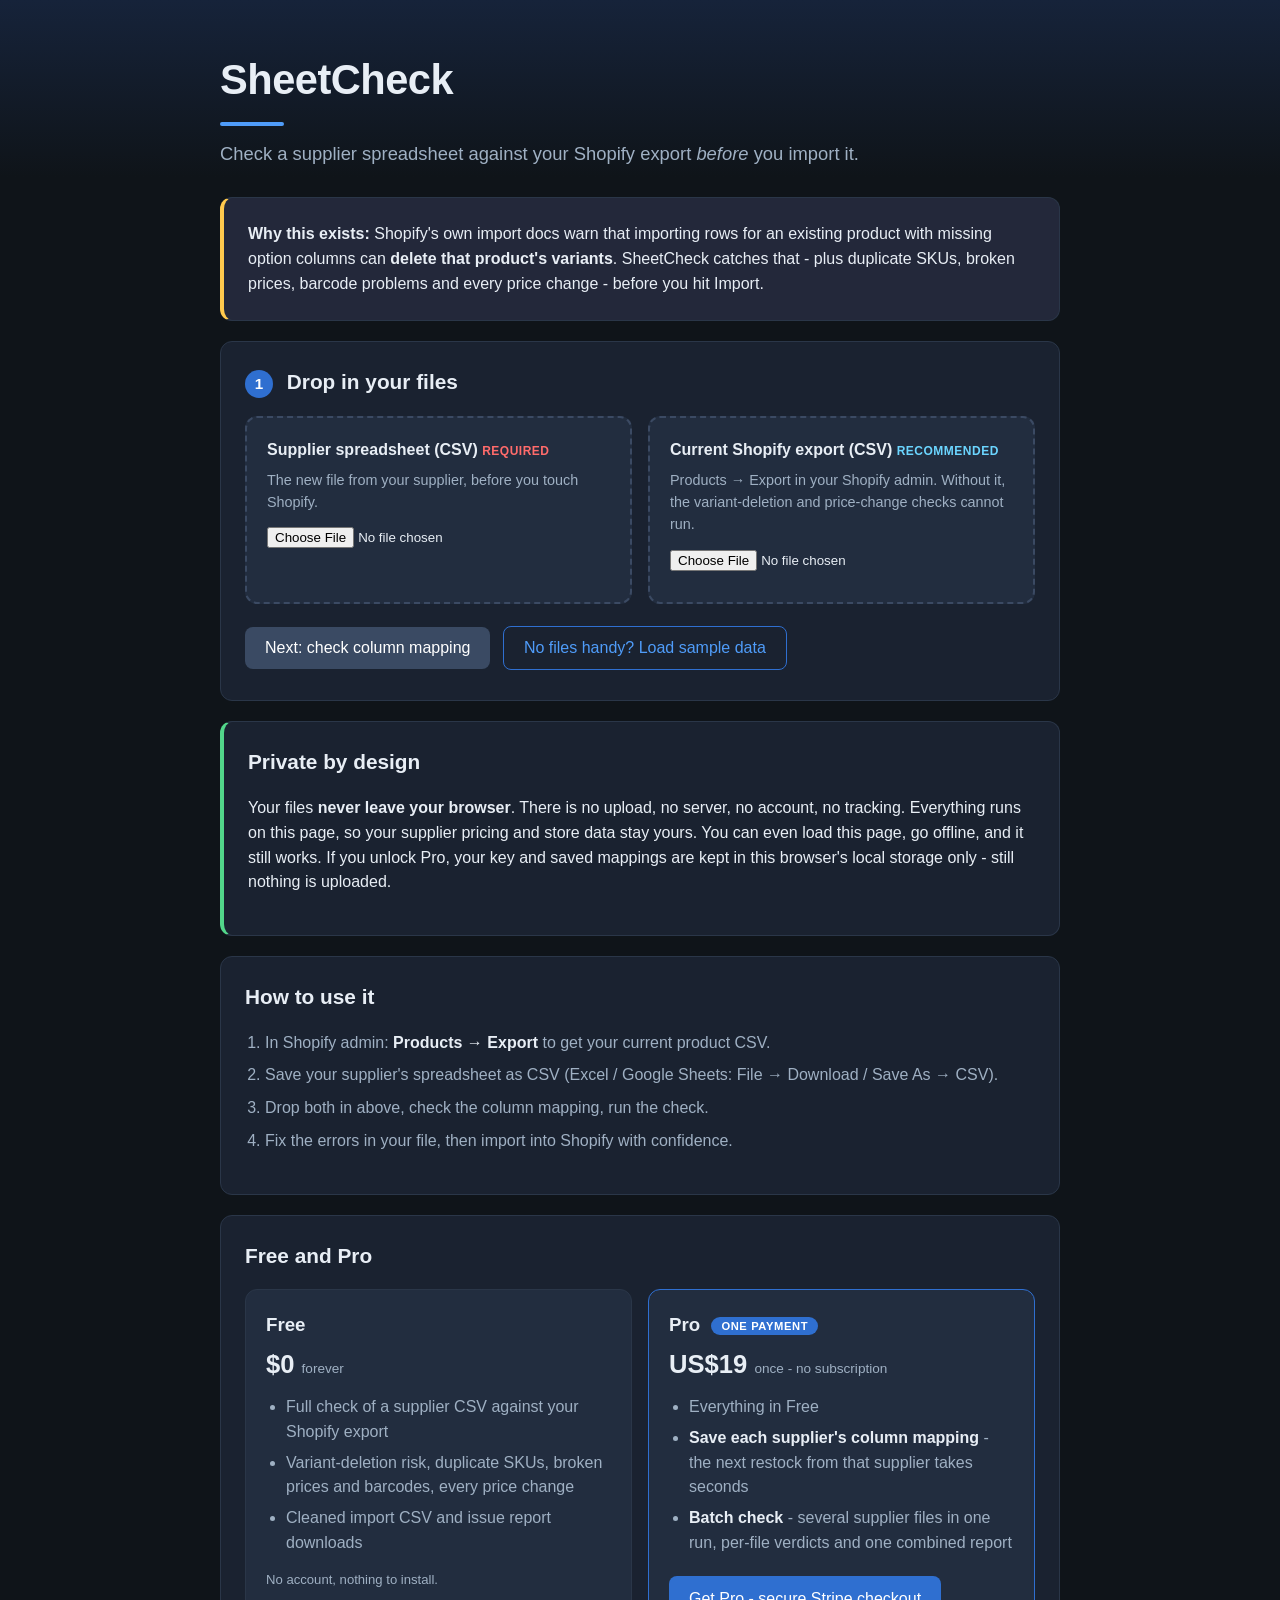
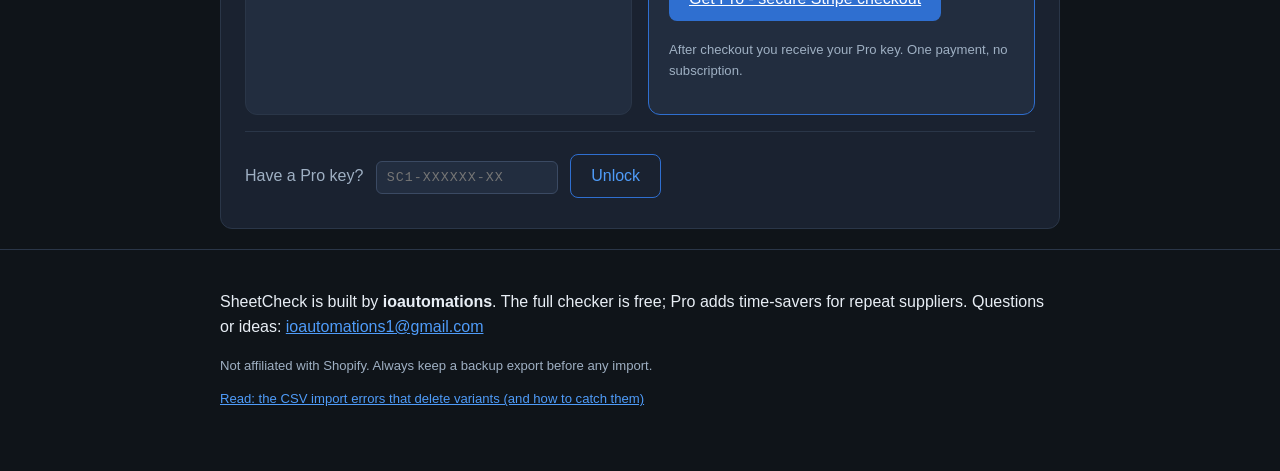
<file: index.html>
<!DOCTYPE html>
<html lang="en">
<head>
<meta charset="UTF-8">
<meta name="viewport" content="width=device-width, initial-scale=1.0">
<title>SheetCheck - Catch bad Shopify imports before they happen</title>
<meta name="description" content="Free tool: check a supplier CSV against your Shopify product export before you import. Catch missing option columns that can delete variants, duplicate SKUs, bad prices and unintended price changes. Files never leave your browser.">
  <link rel="canonical" href="https://izackolson5-cyber.github.io/sheetcheck/">
  <meta property="og:type" content="website">
  <meta property="og:title" content="SheetCheck - Catch bad Shopify imports before they happen">
  <meta property="og:description" content="Free tool: check a supplier CSV against your Shopify product export before you import. Catch missing option columns that can delete variants, duplicate SKUs, bad prices and unintended price changes. Files never leave your browser.">
  <meta property="og:url" content="https://izackolson5-cyber.github.io/sheetcheck/">
  <meta name="twitter:card" content="summary">
<link rel="stylesheet" href="styles.css">
</head>
<body>
<header>
  <div class="wrap">
    <h1>SheetCheck <span id="pro-badge" class="pro-badge hidden">PRO</span></h1>
    <p class="tagline">Check a supplier spreadsheet against your Shopify export <em>before</em> you import it.</p>
  </div>
</header>

<main class="wrap">

  <section class="card warn-card">
    <strong>Why this exists:</strong> Shopify's own import docs warn that importing rows for an existing product
    with missing option columns can <strong>delete that product's variants</strong>. SheetCheck catches that -
    plus duplicate SKUs, broken prices, barcode problems and every price change - before you hit Import.
  </section>

  <section class="card" id="step1">
    <h2><span class="stepnum">1</span> Drop in your files</h2>
    <div class="uploads">
      <div class="dropzone" id="dz-supplier">
        <h3>Supplier spreadsheet (CSV) <span class="req">required</span></h3>
        <p>The new file from your supplier, before you touch Shopify.</p>
        <input type="file" id="file-supplier" accept=".csv,text/csv">
        <span class="fname" id="fname-supplier"></span>
      </div>
      <div class="dropzone" id="dz-export">
        <h3>Current Shopify export (CSV) <span class="opt">recommended</span></h3>
        <p>Products &rarr; Export in your Shopify admin. Without it, the variant-deletion and price-change checks cannot run.</p>
        <input type="file" id="file-export" accept=".csv,text/csv">
        <span class="fname" id="fname-export"></span>
      </div>
    </div>
    <div class="dropzone pro-only" id="dz-batch">
      <h3>Batch check <span class="protag">Pro</span></h3>
      <p>Several supplier CSVs in one run, all against the same Shopify export. Picking files here replaces the single supplier file above.</p>
      <input type="file" id="file-batch" accept=".csv,text/csv" multiple>
      <span class="fname" id="fname-batch"></span>
    </div>
    <button class="btn primary" id="btn-to-mapping" disabled>Next: check column mapping</button>
    <button class="btn ghost" id="btn-sample">No files handy? Load sample data</button>
  </section>

  <section class="card hidden" id="step2">
    <h2><span class="stepnum">2</span> Map your columns</h2>
    <p>We guessed these from your headers. Fix any that are wrong - especially anything to do with <strong>Options</strong>, <strong>SKU</strong> and <strong>Price</strong>.</p>
    <div class="pro-only batchbar" id="batch-mapper">
      Mapping for: <select id="batch-file-select"></select>
      <span class="fineprint">Each file keeps its own mapping.</span>
    </div>
    <div class="pro-only presetbar" id="preset-bar">
      <select id="preset-select"><option value="">Saved mappings...</option></select>
      <button class="btn ghost btn-sm" id="btn-preset-apply">Apply</button>
      <button class="btn ghost btn-sm" id="btn-preset-delete">Delete</button>
      <input type="text" id="preset-name" placeholder="Supplier name">
      <button class="btn ghost btn-sm" id="btn-preset-save">Save this mapping</button>
      <span class="fineprint" id="preset-msg"></span>
    </div>
    <div id="mapping-table"></div>
    <div id="mapping-conflict" class="conflict hidden"></div>
    <p class="fineprint hidden" id="unmapped-note"></p>
    <button class="btn primary" id="btn-run">Run the check</button>
  </section>

  <section class="card hidden" id="step3">
    <h2><span class="stepnum">3</span> Results</h2>
    <div id="stats"></div>
    <div id="batch-summary" class="hidden"></div>
    <div id="verdict"></div>
    <div class="pro-only batchbar" id="issues-file-bar">
      Issues for: <select id="issues-file-select"></select>
    </div>
    <div class="filters" id="filters">
      <button class="chip active" data-sev="all">All</button>
      <button class="chip" data-sev="error">Errors</button>
      <button class="chip" data-sev="warning">Warnings</button>
      <button class="chip" data-sev="info">Info</button>
    </div>
    <div id="issues"></div>
    <div class="downloads" id="single-downloads">
      <button class="btn primary" id="btn-download-clean">Download cleaned CSV for Shopify import</button>
      <button class="btn ghost" id="btn-download-report">Download issue report (spreadsheet-safe CSV)</button>
    </div>
    <div class="downloads pro-only" id="batch-downloads">
      <button class="btn ghost" id="btn-download-report-all">Download combined issue report, all files (spreadsheet-safe CSV)</button>
    </div>
    <p class="conflict hidden" id="formula-note"></p>
    <p class="fineprint" id="clean-note">Cleaned import file: trims whitespace, fixes number formats, removes empty rows. Only the columns mapped in step 2 are carried over. Values are never rewritten - what you saw in the check is what Shopify gets. Rows with errors are kept by default so variant structure stays intact; fix or delete them in your spreadsheet app first. The issue report is a separate diagnostic file with formula-safe escaping for Excel.</p>
    <label class="toggle"><input type="checkbox" id="chk-drop-errors"> Also exclude rows with errors from the cleaned file</label>
  </section>

  <section class="card privacy">
    <h2>Private by design</h2>
    <p>Your files <strong>never leave your browser</strong>. There is no upload, no server, no account, no tracking.
    Everything runs on this page, so your supplier pricing and store data stay yours.
    You can even load this page, go offline, and it still works.
    If you unlock Pro, your key and saved mappings are kept in this browser's local storage only - still nothing is uploaded.</p>
  </section>

  <section class="card how">
    <h2>How to use it</h2>
    <ol>
      <li>In Shopify admin: <strong>Products &rarr; Export</strong> to get your current product CSV.</li>
      <li>Save your supplier's spreadsheet as CSV (Excel / Google Sheets: File &rarr; Download / Save As &rarr; CSV).</li>
      <li>Drop both in above, check the column mapping, run the check.</li>
      <li>Fix the errors in your file, then import into Shopify with confidence.</li>
    </ol>
  </section>

  <section class="card pricing" id="pricing">
    <h2>Free and Pro</h2>
    <div class="plans">
      <div class="plan">
        <h3>Free</h3>
        <p class="price">$0 <span>forever</span></p>
        <ul>
          <li>Full check of a supplier CSV against your Shopify export</li>
          <li>Variant-deletion risk, duplicate SKUs, broken prices and barcodes, every price change</li>
          <li>Cleaned import CSV and issue report downloads</li>
        </ul>
        <p class="fineprint">No account, nothing to install.</p>
      </div>
      <div class="plan proplan">
        <h3>Pro <span class="protag">one payment</span></h3>
        <p class="price">US$19 <span>once - no subscription</span></p>
        <ul>
          <li>Everything in Free</li>
          <li><strong>Save each supplier's column mapping</strong> - the next restock from that supplier takes seconds</li>
          <li><strong>Batch check</strong> - several supplier files in one run, per-file verdicts and one combined report</li>
        </ul>
        <!-- Not live yet: replace # with the approved Stripe Payment Link before this page deploys. -->
        <a class="btn primary" id="btn-buy-pro" href="https://buy.stripe.com/cNi4gtc8j9Vua7b6D473G02">Get Pro - secure Stripe checkout</a>
        <p class="fineprint">After checkout you receive your Pro key. One payment, no subscription.</p>
      </div>
    </div>
    <div class="prokey" id="pro-key">
      <label for="pro-key-input">Have a Pro key?</label>
      <input type="text" id="pro-key-input" placeholder="SC1-XXXXXX-XX" autocomplete="off" spellcheck="false">
      <button class="btn ghost" id="btn-pro-unlock">Unlock</button>
      <span class="fineprint" id="pro-key-msg"></span>
    </div>
  </section>
</main>

<footer>
  <div class="wrap">
    <p>SheetCheck is built by <strong>ioautomations</strong>. The full checker is free; Pro adds time-savers for repeat suppliers. Questions or ideas: <a href="mailto:ioautomations1@gmail.com">ioautomations1@gmail.com</a></p>
    <p class="fineprint">Not affiliated with Shopify. Always keep a backup export before any import.</p>
    <p class="fineprint"><a href="/sheetcheck/guide.html">Read: the CSV import errors that delete variants (and how to catch them)</a></p>
  </div>
</footer>

<script src="csv.js"></script>
<script src="checker.js"></script>
<script src="pro.js"></script>
<script src="app.js"></script>
</body>
</html>
</file>
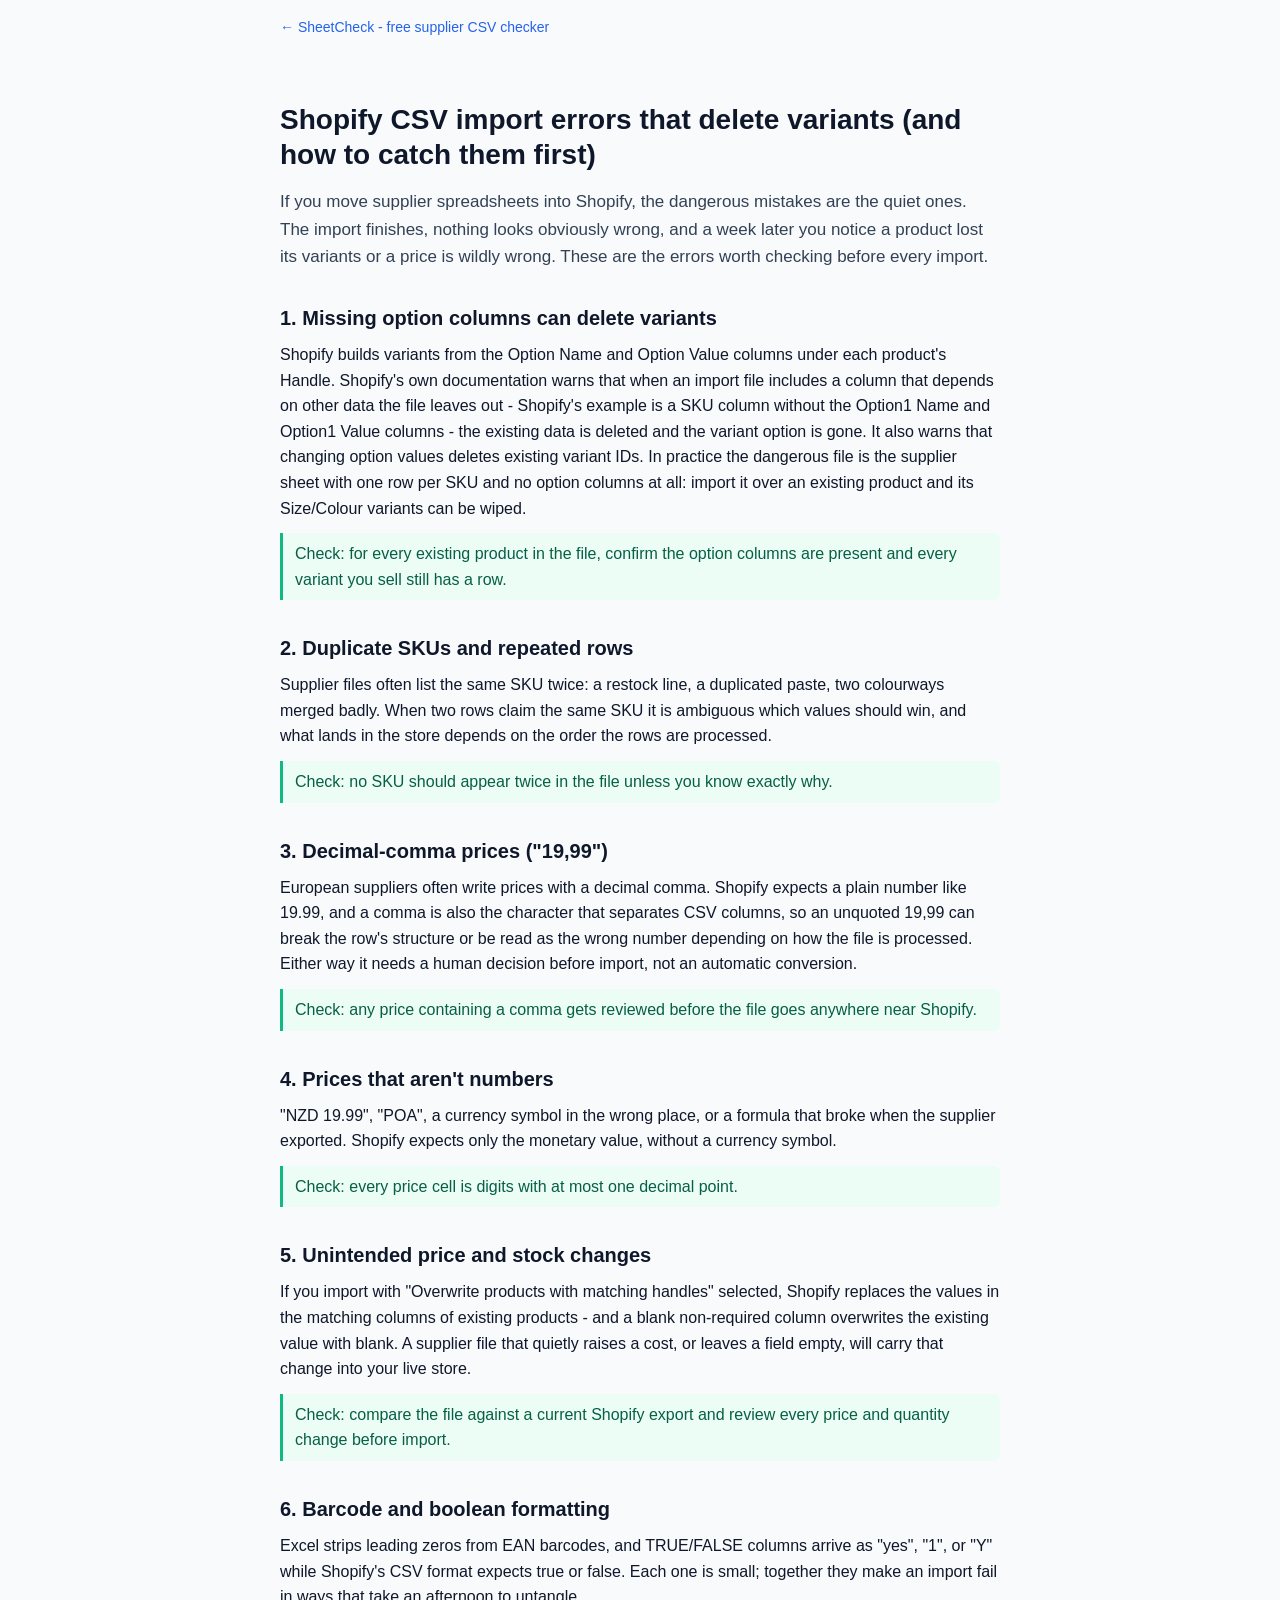
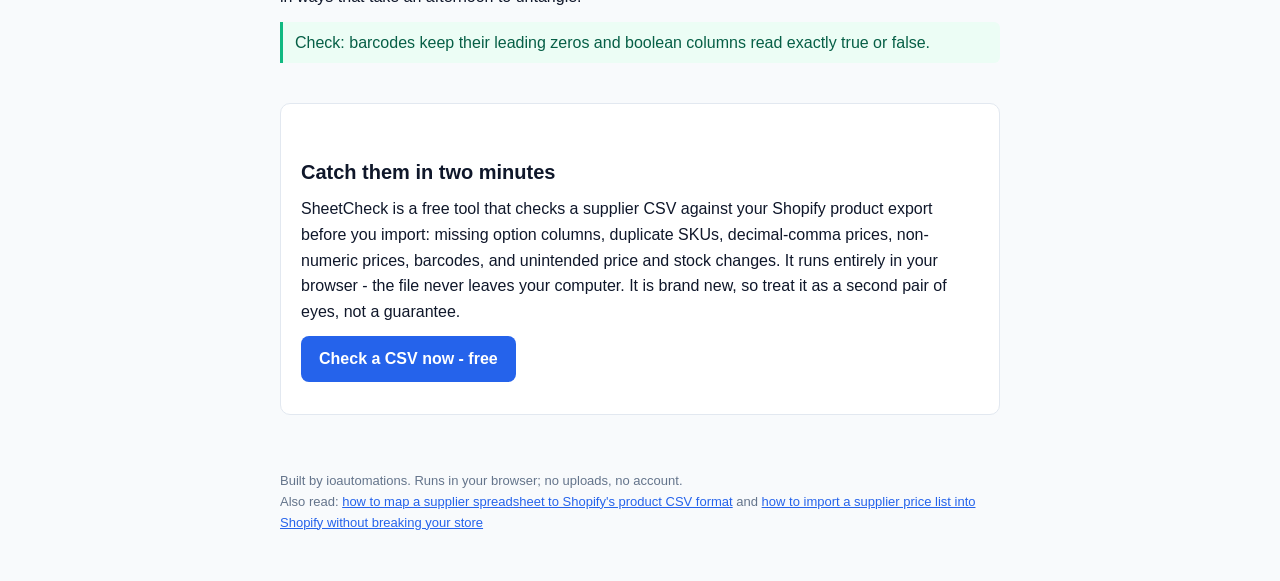
<file: guide.html>
<!DOCTYPE html>
<html lang="en">
<head>
<meta charset="utf-8">
<meta name="viewport" content="width=device-width, initial-scale=1">
<title>Shopify CSV import errors that delete variants (and how to catch them first) - SheetCheck</title>
<meta name="description" content="Six Shopify CSV import mistakes that quietly break products and prices, and how to check a supplier file against your store export before you import. Free browser-based checker.">
<link rel="canonical" href="https://izackolson5-cyber.github.io/sheetcheck/guide.html">
<meta property="og:title" content="Shopify CSV import errors that delete variants (and how to catch them first)">
<meta property="og:description" content="Six supplier-CSV mistakes that quietly break Shopify products and prices, and how to catch them before import.">
<meta property="og:url" content="https://izackolson5-cyber.github.io/sheetcheck/guide.html">
<meta property="og:type" content="article">
<style>
body{font-family:-apple-system,BlinkMacSystemFont,"Segoe UI",Roboto,Helvetica,Arial,sans-serif;margin:0;background:#f8fafc;color:#0f172a;line-height:1.6}
main{max-width:720px;margin:0 auto;padding:48px 20px 32px}
h1{font-size:28px;line-height:1.25;margin:0 0 16px}
h2{font-size:20px;margin:32px 0 8px}
p{margin:0 0 12px}
.lede{color:#334155;font-size:17px}
.check{background:#ecfdf5;border-left:3px solid #10b981;padding:8px 12px;border-radius:0 6px 6px 0;color:#065f46}
.cta{margin-top:40px;background:#fff;border:1px solid #e2e8f0;border-radius:10px;padding:20px}
.cta a{display:inline-block;background:#2563eb;color:#fff;text-decoration:none;padding:10px 18px;border-radius:8px;font-weight:600}
nav{max-width:720px;margin:0 auto;padding:16px 20px;font-size:14px}
nav a{color:#2563eb;text-decoration:none}
footer{max-width:720px;margin:0 auto;padding:24px 20px 48px;font-size:13px;color:#64748b}
footer a{color:#2563eb}
</style>
</head>
<body>
<nav><a href="/sheetcheck/">&larr; SheetCheck - free supplier CSV checker</a></nav>
<main>
<h1>Shopify CSV import errors that delete variants (and how to catch them first)</h1>
<p class="lede">If you move supplier spreadsheets into Shopify, the dangerous mistakes are the quiet ones. The import finishes, nothing looks obviously wrong, and a week later you notice a product lost its variants or a price is wildly wrong. These are the errors worth checking before every import.</p>

<h2>1. Missing option columns can delete variants</h2>
<p>Shopify builds variants from the Option Name and Option Value columns under each product's Handle. Shopify's own documentation warns that when an import file includes a column that depends on other data the file leaves out - Shopify's example is a SKU column without the Option1 Name and Option1 Value columns - the existing data is deleted and the variant option is gone. It also warns that changing option values deletes existing variant IDs. In practice the dangerous file is the supplier sheet with one row per SKU and no option columns at all: import it over an existing product and its Size/Colour variants can be wiped.</p>
<p class="check">Check: for every existing product in the file, confirm the option columns are present and every variant you sell still has a row.</p>

<h2>2. Duplicate SKUs and repeated rows</h2>
<p>Supplier files often list the same SKU twice: a restock line, a duplicated paste, two colourways merged badly. When two rows claim the same SKU it is ambiguous which values should win, and what lands in the store depends on the order the rows are processed.</p>
<p class="check">Check: no SKU should appear twice in the file unless you know exactly why.</p>

<h2>3. Decimal-comma prices ("19,99")</h2>
<p>European suppliers often write prices with a decimal comma. Shopify expects a plain number like 19.99, and a comma is also the character that separates CSV columns, so an unquoted 19,99 can break the row's structure or be read as the wrong number depending on how the file is processed. Either way it needs a human decision before import, not an automatic conversion.</p>
<p class="check">Check: any price containing a comma gets reviewed before the file goes anywhere near Shopify.</p>

<h2>4. Prices that aren't numbers</h2>
<p>"NZD 19.99", "POA", a currency symbol in the wrong place, or a formula that broke when the supplier exported. Shopify expects only the monetary value, without a currency symbol.</p>
<p class="check">Check: every price cell is digits with at most one decimal point.</p>

<h2>5. Unintended price and stock changes</h2>
<p>If you import with "Overwrite products with matching handles" selected, Shopify replaces the values in the matching columns of existing products - and a blank non-required column overwrites the existing value with blank. A supplier file that quietly raises a cost, or leaves a field empty, will carry that change into your live store.</p>
<p class="check">Check: compare the file against a current Shopify export and review every price and quantity change before import.</p>

<h2>6. Barcode and boolean formatting</h2>
<p>Excel strips leading zeros from EAN barcodes, and TRUE/FALSE columns arrive as "yes", "1", or "Y" while Shopify's CSV format expects true or false. Each one is small; together they make an import fail in ways that take an afternoon to untangle.</p>
<p class="check">Check: barcodes keep their leading zeros and boolean columns read exactly true or false.</p>

<div class="cta">
<h2>Catch them in two minutes</h2>
<p>SheetCheck is a free tool that checks a supplier CSV against your Shopify product export before you import: missing option columns, duplicate SKUs, decimal-comma prices, non-numeric prices, barcodes, and unintended price and stock changes. It runs entirely in your browser - the file never leaves your computer. It is brand new, so treat it as a second pair of eyes, not a guarantee.</p>
<p><a href="/sheetcheck/">Check a CSV now - free</a></p>
</div>
</main>
<footer>Built by ioautomations. Runs in your browser; no uploads, no account.<br>Also read: <a href="/sheetcheck/map-supplier-csv.html">how to map a supplier spreadsheet to Shopify's product CSV format</a> and <a href="/sheetcheck/import-supplier-price-list.html">how to import a supplier price list into Shopify without breaking your store</a></footer>
</body>
</html>
</file>
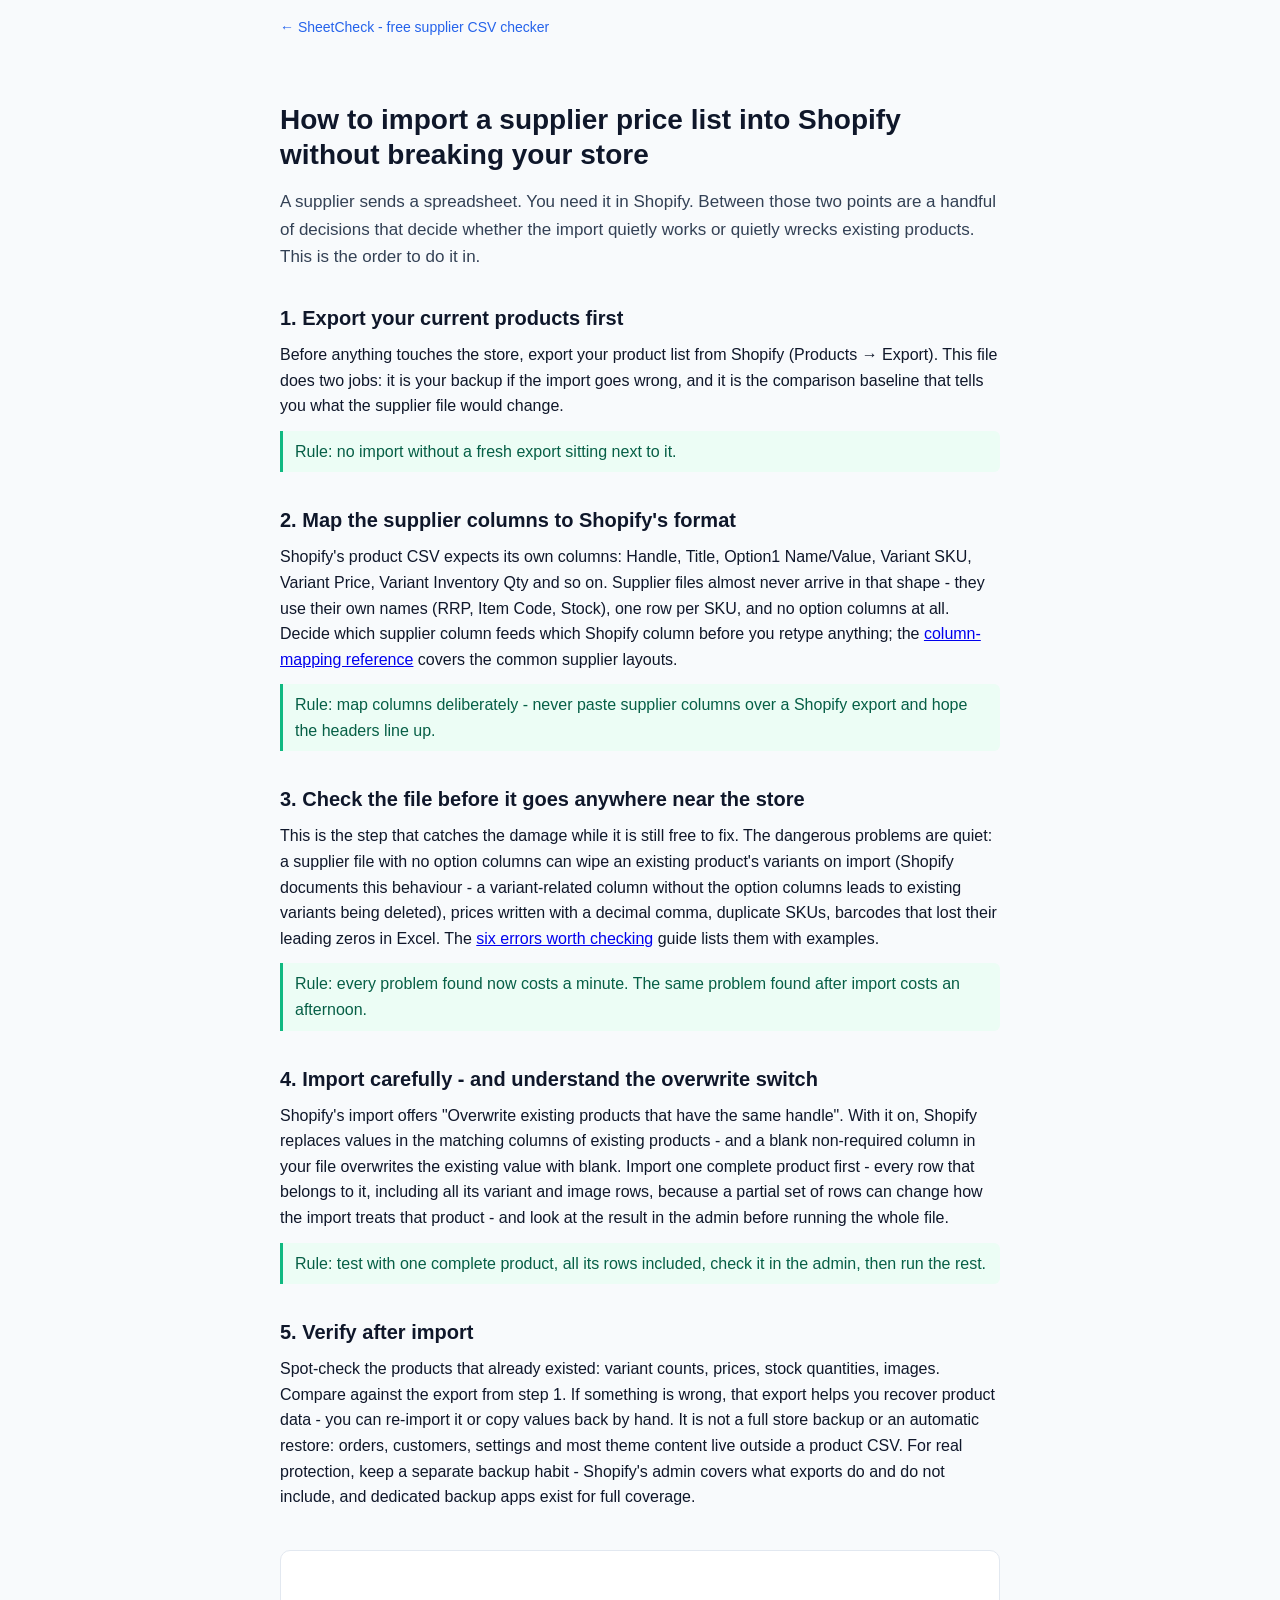
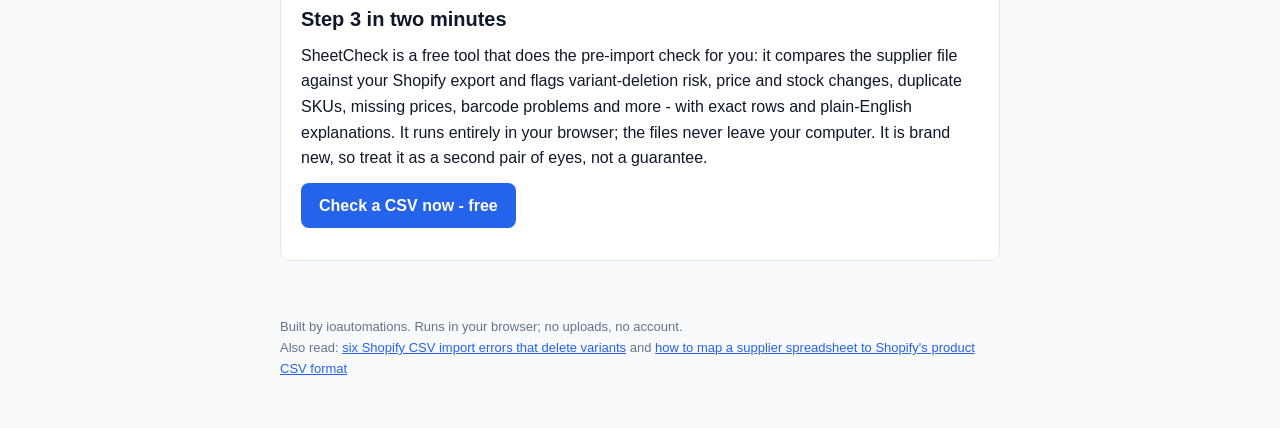
<file: import-supplier-price-list.html>
<!DOCTYPE html>
<html lang="en">
<head>
<meta charset="utf-8">
<meta name="viewport" content="width=device-width, initial-scale=1">
<title>How to import a supplier price list into Shopify without breaking your store - SheetCheck</title>
<meta name="description" content="A safe workflow for moving a supplier spreadsheet or price list into Shopify: export first, map the columns, check the file, import carefully, verify after. Free browser-based checker.">
<link rel="canonical" href="https://izackolson5-cyber.github.io/sheetcheck/import-supplier-price-list.html">
<meta property="og:title" content="How to import a supplier price list into Shopify without breaking your store">
<meta property="og:description" content="A safe workflow for moving a supplier spreadsheet into Shopify: export first, map, check, import, verify.">
<meta property="og:url" content="https://izackolson5-cyber.github.io/sheetcheck/import-supplier-price-list.html">
<meta property="og:type" content="article">
<style>
body{font-family:-apple-system,BlinkMacSystemFont,"Segoe UI",Roboto,Helvetica,Arial,sans-serif;margin:0;background:#f8fafc;color:#0f172a;line-height:1.6}
main{max-width:720px;margin:0 auto;padding:48px 20px 32px}
h1{font-size:28px;line-height:1.25;margin:0 0 16px}
h2{font-size:20px;margin:32px 0 8px}
p{margin:0 0 12px}
.lede{color:#334155;font-size:17px}
.check{background:#ecfdf5;border-left:3px solid #10b981;padding:8px 12px;border-radius:0 6px 6px 0;color:#065f46}
.cta{margin-top:40px;background:#fff;border:1px solid #e2e8f0;border-radius:10px;padding:20px}
.cta a{display:inline-block;background:#2563eb;color:#fff;text-decoration:none;padding:10px 18px;border-radius:8px;font-weight:600}
nav{max-width:720px;margin:0 auto;padding:16px 20px;font-size:14px}
nav a{color:#2563eb;text-decoration:none}
footer{max-width:720px;margin:0 auto;padding:24px 20px 48px;font-size:13px;color:#64748b}
footer a{color:#2563eb}
</style>
</head>
<body>
<nav><a href="/sheetcheck/">&larr; SheetCheck - free supplier CSV checker</a></nav>
<main>
<h1>How to import a supplier price list into Shopify without breaking your store</h1>
<p class="lede">A supplier sends a spreadsheet. You need it in Shopify. Between those two points are a handful of decisions that decide whether the import quietly works or quietly wrecks existing products. This is the order to do it in.</p>

<h2>1. Export your current products first</h2>
<p>Before anything touches the store, export your product list from Shopify (Products &rarr; Export). This file does two jobs: it is your backup if the import goes wrong, and it is the comparison baseline that tells you what the supplier file would change.</p>
<p class="check">Rule: no import without a fresh export sitting next to it.</p>

<h2>2. Map the supplier columns to Shopify's format</h2>
<p>Shopify's product CSV expects its own columns: Handle, Title, Option1 Name/Value, Variant SKU, Variant Price, Variant Inventory Qty and so on. Supplier files almost never arrive in that shape - they use their own names (RRP, Item Code, Stock), one row per SKU, and no option columns at all. Decide which supplier column feeds which Shopify column before you retype anything; the <a href="/sheetcheck/map-supplier-csv.html">column-mapping reference</a> covers the common supplier layouts.</p>
<p class="check">Rule: map columns deliberately - never paste supplier columns over a Shopify export and hope the headers line up.</p>

<h2>3. Check the file before it goes anywhere near the store</h2>
<p>This is the step that catches the damage while it is still free to fix. The dangerous problems are quiet: a supplier file with no option columns can wipe an existing product's variants on import (Shopify documents this behaviour - a variant-related column without the option columns leads to existing variants being deleted), prices written with a decimal comma, duplicate SKUs, barcodes that lost their leading zeros in Excel. The <a href="/sheetcheck/guide.html">six errors worth checking</a> guide lists them with examples.</p>
<p class="check">Rule: every problem found now costs a minute. The same problem found after import costs an afternoon.</p>

<h2>4. Import carefully - and understand the overwrite switch</h2>
<p>Shopify's import offers "Overwrite existing products that have the same handle". With it on, Shopify replaces values in the matching columns of existing products - and a blank non-required column in your file overwrites the existing value with blank. Import one complete product first - every row that belongs to it, including all its variant and image rows, because a partial set of rows can change how the import treats that product - and look at the result in the admin before running the whole file.</p>
<p class="check">Rule: test with one complete product, all its rows included, check it in the admin, then run the rest.</p>

<h2>5. Verify after import</h2>
<p>Spot-check the products that already existed: variant counts, prices, stock quantities, images. Compare against the export from step 1. If something is wrong, that export helps you recover product data - you can re-import it or copy values back by hand. It is not a full store backup or an automatic restore: orders, customers, settings and most theme content live outside a product CSV. For real protection, keep a separate backup habit - Shopify's admin covers what exports do and do not include, and dedicated backup apps exist for full coverage.</p>

<div class="cta">
<h2>Step 3 in two minutes</h2>
<p>SheetCheck is a free tool that does the pre-import check for you: it compares the supplier file against your Shopify export and flags variant-deletion risk, price and stock changes, duplicate SKUs, missing prices, barcode problems and more - with exact rows and plain-English explanations. It runs entirely in your browser; the files never leave your computer. It is brand new, so treat it as a second pair of eyes, not a guarantee.</p>
<p><a href="/sheetcheck/">Check a CSV now - free</a></p>
</div>
</main>
<footer>Built by ioautomations. Runs in your browser; no uploads, no account.<br>Also read: <a href="/sheetcheck/guide.html">six Shopify CSV import errors that delete variants</a> and <a href="/sheetcheck/map-supplier-csv.html">how to map a supplier spreadsheet to Shopify's product CSV format</a></footer>
</body>
</html>
</file>
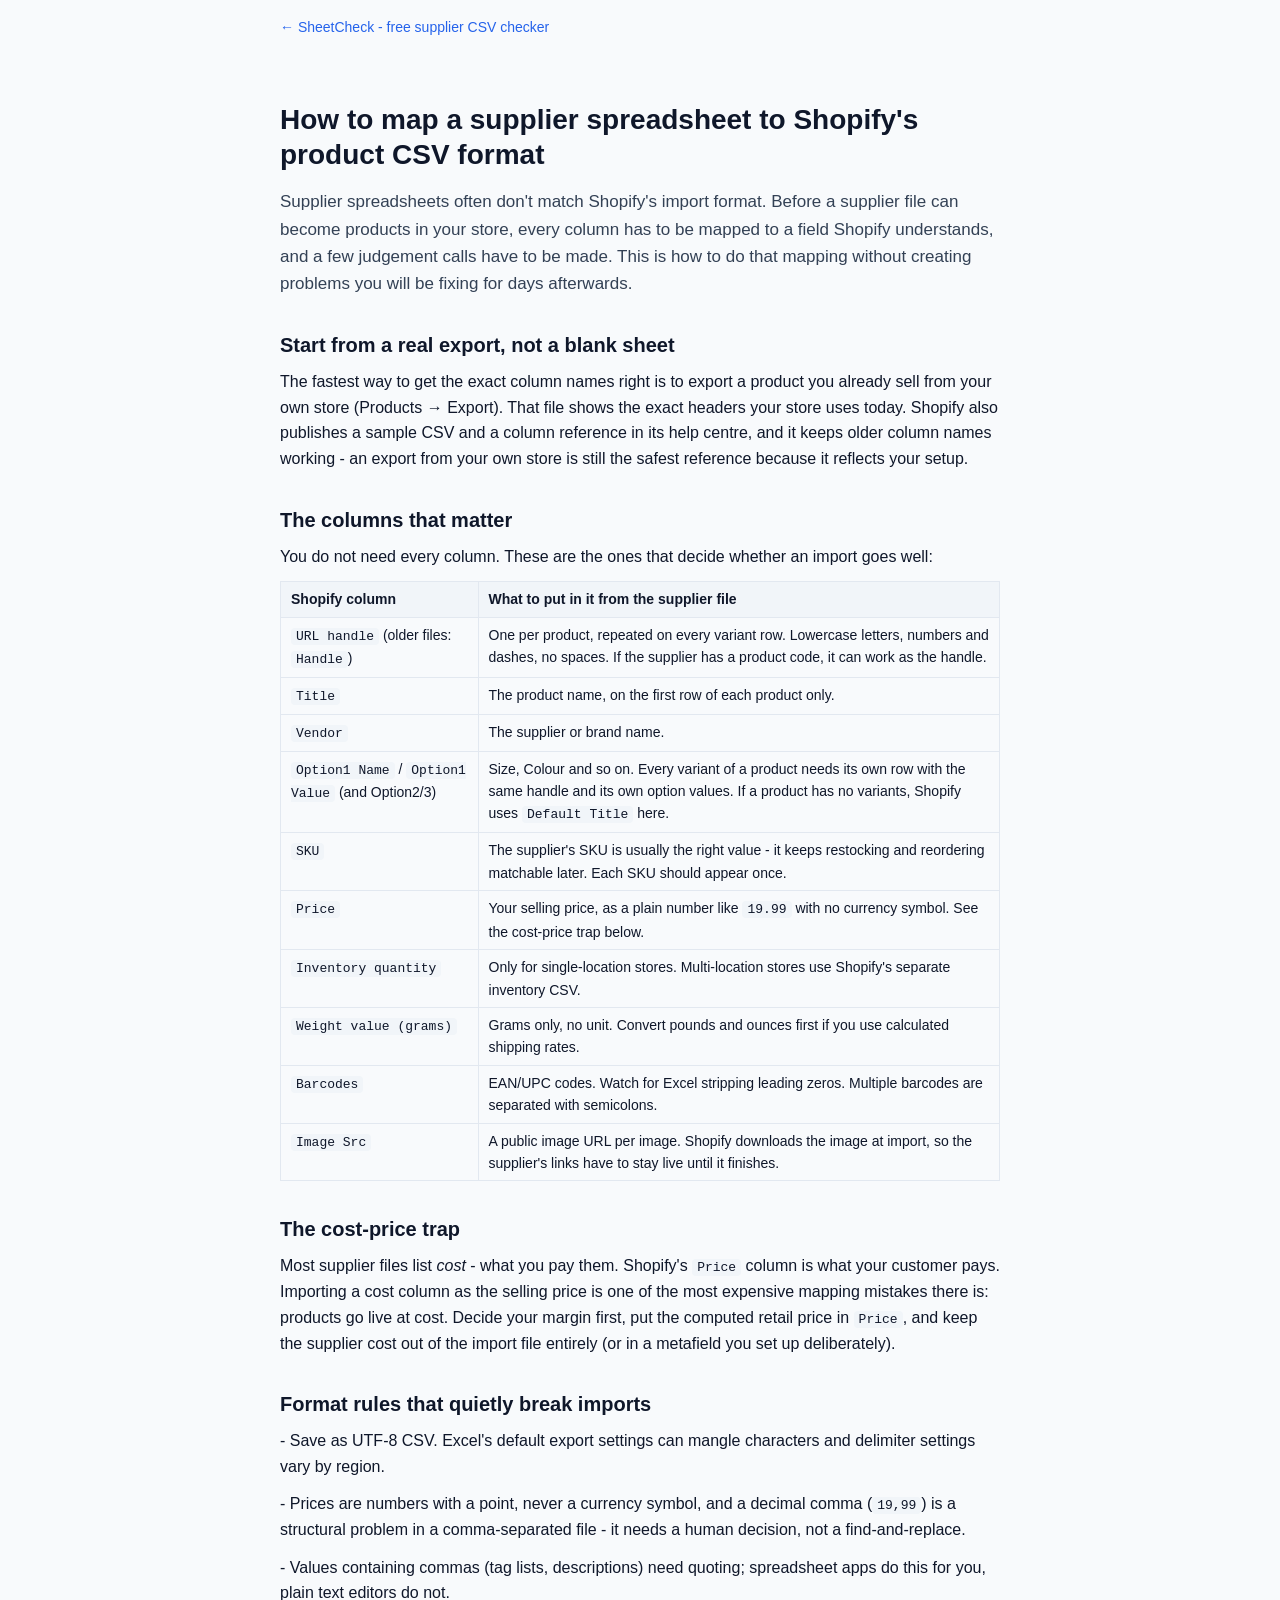
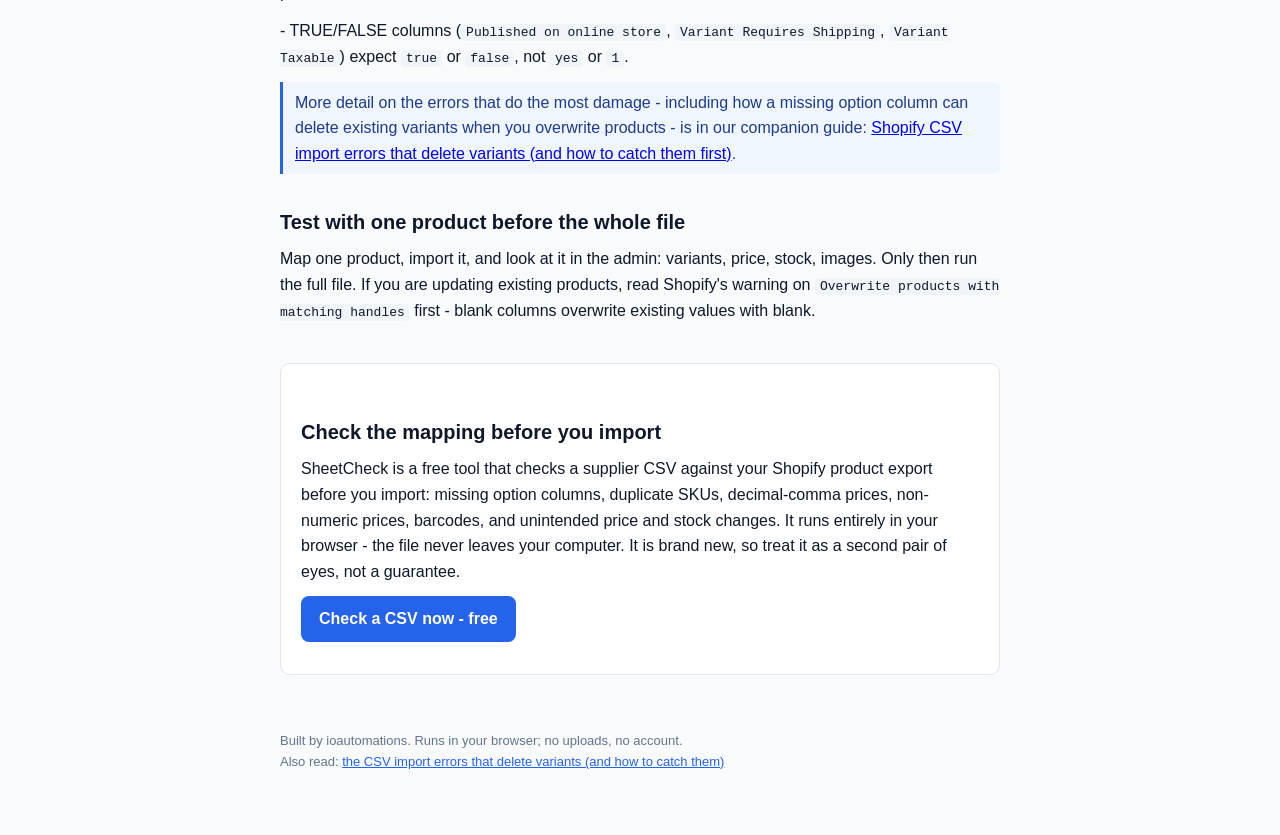
<file: map-supplier-csv.html>
<!DOCTYPE html>
<html lang="en">
<head>
<meta charset="utf-8">
<meta name="viewport" content="width=device-width, initial-scale=1">
<title>How to map a supplier spreadsheet to Shopify's product CSV format - SheetCheck</title>
<meta name="description" content="Supplier spreadsheets never arrive in Shopify's format. How to map supplier columns to Shopify's product CSV fields, row by row, and what to check before you import.">
<link rel="canonical" href="https://izackolson5-cyber.github.io/sheetcheck/map-supplier-csv.html">
<meta property="og:title" content="How to map a supplier spreadsheet to Shopify's product CSV format">
<meta property="og:description" content="Supplier spreadsheets never arrive in Shopify's format. How to map supplier columns to Shopify's product CSV fields and what to check before import.">
<meta property="og:url" content="https://izackolson5-cyber.github.io/sheetcheck/map-supplier-csv.html">
<meta property="og:type" content="article">
<style>
body{font-family:-apple-system,BlinkMacSystemFont,"Segoe UI",Roboto,Helvetica,Arial,sans-serif;margin:0;background:#f8fafc;color:#0f172a;line-height:1.6}
main{max-width:720px;margin:0 auto;padding:48px 20px 32px}
h1{font-size:28px;line-height:1.25;margin:0 0 16px}
h2{font-size:20px;margin:32px 0 8px}
p{margin:0 0 12px}
.lede{color:#334155;font-size:17px}
table{border-collapse:collapse;width:100%;margin:0 0 16px;font-size:14px}
th,td{border:1px solid #e2e8f0;padding:6px 10px;text-align:left;vertical-align:top}
th{background:#f1f5f9}
code{background:#f1f5f9;padding:1px 5px;border-radius:4px;font-size:13px}
.tip{background:#eff6ff;border-left:3px solid #2563eb;padding:8px 12px;border-radius:0 6px 6px 0;color:#1e3a8a}
.cta{margin-top:40px;background:#fff;border:1px solid #e2e8f0;border-radius:10px;padding:20px}
.cta a{display:inline-block;background:#2563eb;color:#fff;text-decoration:none;padding:10px 18px;border-radius:8px;font-weight:600}
nav{max-width:720px;margin:0 auto;padding:16px 20px;font-size:14px}
nav a{color:#2563eb;text-decoration:none}
footer{max-width:720px;margin:0 auto;padding:24px 20px 48px;font-size:13px;color:#64748b}
footer a{color:#2563eb}
</style>
</head>
<body>
<nav><a href="/sheetcheck/">&larr; SheetCheck - free supplier CSV checker</a></nav>
<main>
<h1>How to map a supplier spreadsheet to Shopify's product CSV format</h1>
<p class="lede">Supplier spreadsheets often don't match Shopify's import format. Before a supplier file can become products in your store, every column has to be mapped to a field Shopify understands, and a few judgement calls have to be made. This is how to do that mapping without creating problems you will be fixing for days afterwards.</p>

<h2>Start from a real export, not a blank sheet</h2>
<p>The fastest way to get the exact column names right is to export a product you already sell from your own store (Products &rarr; Export). That file shows the exact headers your store uses today. Shopify also publishes a sample CSV and a column reference in its help centre, and it keeps older column names working - an export from your own store is still the safest reference because it reflects your setup.</p>

<h2>The columns that matter</h2>
<p>You do not need every column. These are the ones that decide whether an import goes well:</p>
<table>
<tr><th>Shopify column</th><th>What to put in it from the supplier file</th></tr>
<tr><td><code>URL handle</code> (older files: <code>Handle</code>)</td><td>One per product, repeated on every variant row. Lowercase letters, numbers and dashes, no spaces. If the supplier has a product code, it can work as the handle.</td></tr>
<tr><td><code>Title</code></td><td>The product name, on the first row of each product only.</td></tr>
<tr><td><code>Vendor</code></td><td>The supplier or brand name.</td></tr>
<tr><td><code>Option1 Name</code> / <code>Option1 Value</code> (and Option2/3)</td><td>Size, Colour and so on. Every variant of a product needs its own row with the same handle and its own option values. If a product has no variants, Shopify uses <code>Default Title</code> here.</td></tr>
<tr><td><code>SKU</code></td><td>The supplier's SKU is usually the right value - it keeps restocking and reordering matchable later. Each SKU should appear once.</td></tr>
<tr><td><code>Price</code></td><td>Your selling price, as a plain number like <code>19.99</code> with no currency symbol. See the cost-price trap below.</td></tr>
<tr><td><code>Inventory quantity</code></td><td>Only for single-location stores. Multi-location stores use Shopify's separate inventory CSV.</td></tr>
<tr><td><code>Weight value (grams)</code></td><td>Grams only, no unit. Convert pounds and ounces first if you use calculated shipping rates.</td></tr>
<tr><td><code>Barcodes</code></td><td>EAN/UPC codes. Watch for Excel stripping leading zeros. Multiple barcodes are separated with semicolons.</td></tr>
<tr><td><code>Image Src</code></td><td>A public image URL per image. Shopify downloads the image at import, so the supplier's links have to stay live until it finishes.</td></tr>
</table>

<h2>The cost-price trap</h2>
<p>Most supplier files list <em>cost</em> - what you pay them. Shopify's <code>Price</code> column is what your customer pays. Importing a cost column as the selling price is one of the most expensive mapping mistakes there is: products go live at cost. Decide your margin first, put the computed retail price in <code>Price</code>, and keep the supplier cost out of the import file entirely (or in a metafield you set up deliberately).</p>

<h2>Format rules that quietly break imports</h2>
<p>- Save as UTF-8 CSV. Excel's default export settings can mangle characters and delimiter settings vary by region.</p>
<p>- Prices are numbers with a point, never a currency symbol, and a decimal comma (<code>19,99</code>) is a structural problem in a comma-separated file - it needs a human decision, not a find-and-replace.</p>
<p>- Values containing commas (tag lists, descriptions) need quoting; spreadsheet apps do this for you, plain text editors do not.</p>
<p>- TRUE/FALSE columns (<code>Published on online store</code>, <code>Variant Requires Shipping</code>, <code>Variant Taxable</code>) expect <code>true</code> or <code>false</code>, not <code>yes</code> or <code>1</code>.</p>
<p class="tip">More detail on the errors that do the most damage - including how a missing option column can delete existing variants when you overwrite products - is in our companion guide: <a href="/sheetcheck/guide.html">Shopify CSV import errors that delete variants (and how to catch them first)</a>.</p>

<h2>Test with one product before the whole file</h2>
<p>Map one product, import it, and look at it in the admin: variants, price, stock, images. Only then run the full file. If you are updating existing products, read Shopify's warning on <code>Overwrite products with matching handles</code> first - blank columns overwrite existing values with blank.</p>

<div class="cta">
<h2>Check the mapping before you import</h2>
<p>SheetCheck is a free tool that checks a supplier CSV against your Shopify product export before you import: missing option columns, duplicate SKUs, decimal-comma prices, non-numeric prices, barcodes, and unintended price and stock changes. It runs entirely in your browser - the file never leaves your computer. It is brand new, so treat it as a second pair of eyes, not a guarantee.</p>
<p><a href="/sheetcheck/">Check a CSV now - free</a></p>
</div>
</main>
<footer>Built by ioautomations. Runs in your browser; no uploads, no account.<br>Also read: <a href="/sheetcheck/guide.html">the CSV import errors that delete variants (and how to catch them)</a></footer>
</body>
</html>
</file>
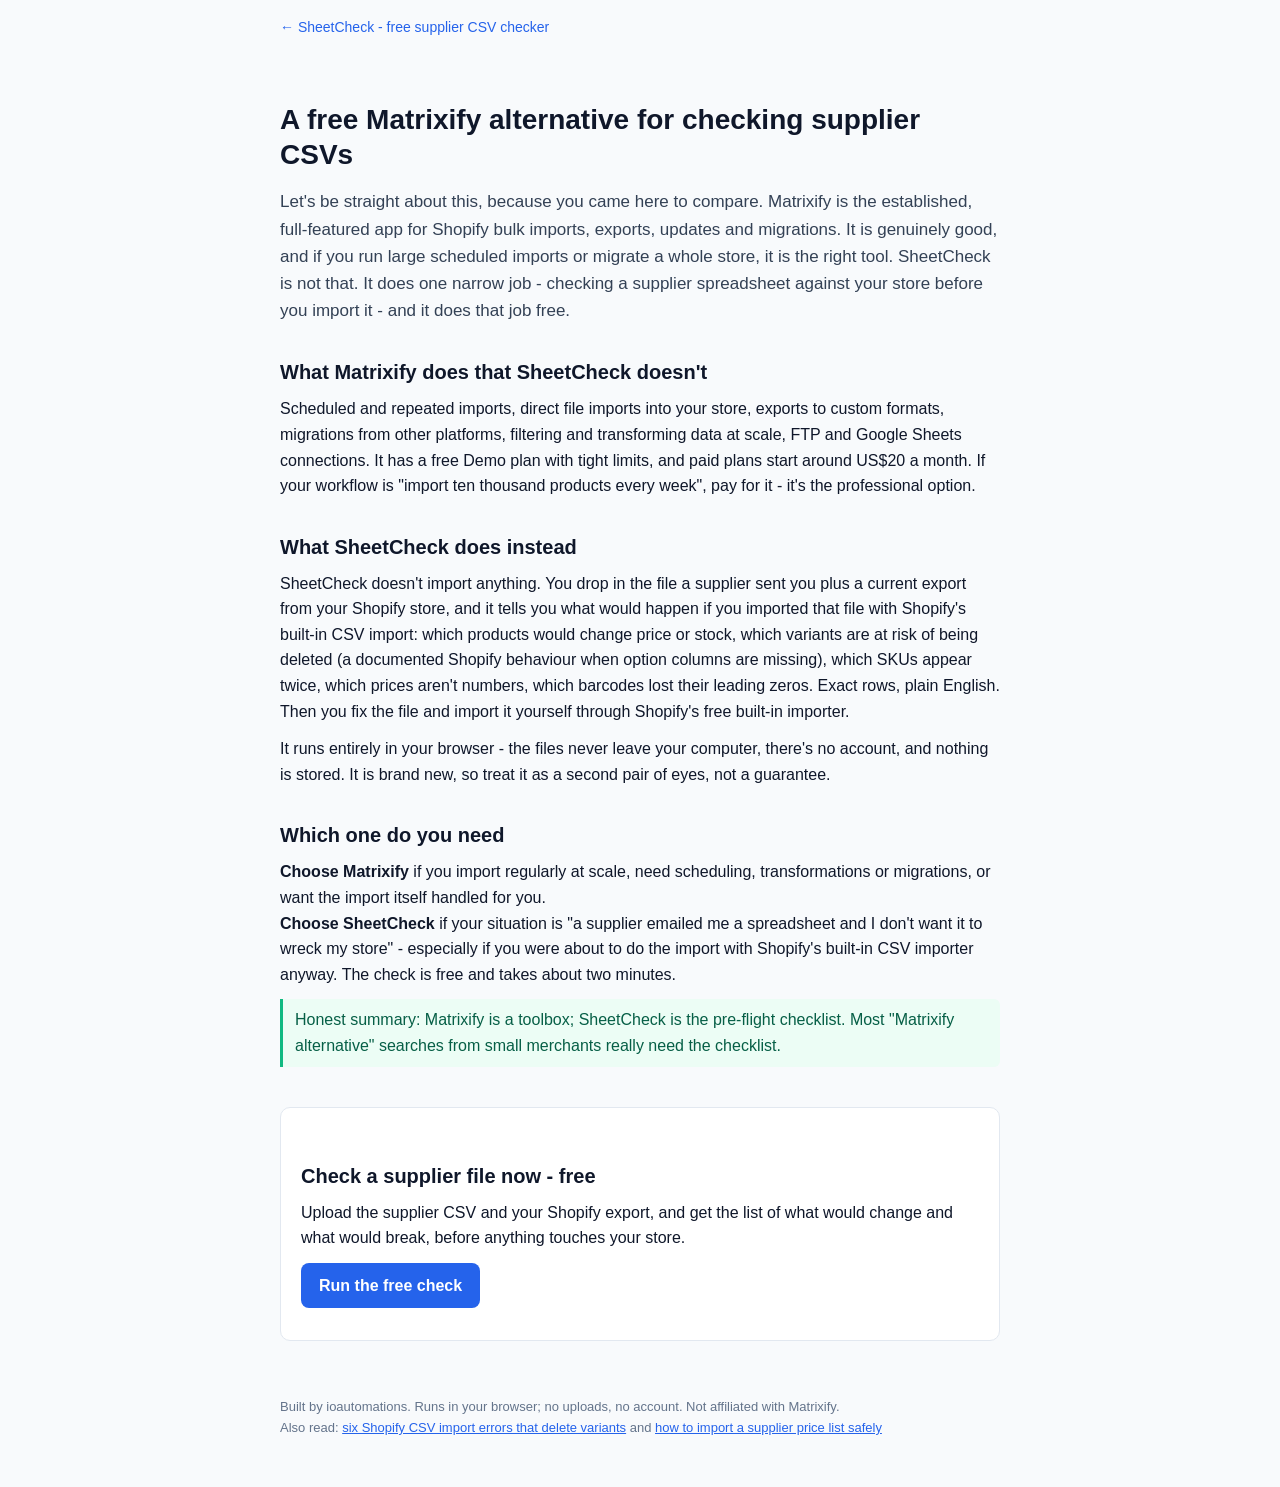
<file: matrixify-alternative.html>
<!DOCTYPE html>
<html lang="en">
<head>
<meta charset="utf-8">
<meta name="viewport" content="width=device-width, initial-scale=1">
<title>A free Matrixify alternative for checking supplier CSVs - SheetCheck</title>
<meta name="description" content="Matrixify is the full-power option for Shopify bulk imports. If all you need is to check a supplier spreadsheet against your store before importing, SheetCheck does that one job free, in your browser.">
<link rel="canonical" href="https://izackolson5-cyber.github.io/sheetcheck/matrixify-alternative.html">
<meta property="og:title" content="A free Matrixify alternative for checking supplier CSVs">
<meta property="og:description" content="Matrixify does everything. If you only need a pre-import check on a supplier file, that's the free part.">
<meta property="og:url" content="https://izackolson5-cyber.github.io/sheetcheck/matrixify-alternative.html">
<meta property="og:type" content="article">
<style>
body{font-family:-apple-system,BlinkMacSystemFont,"Segoe UI",Roboto,Helvetica,Arial,sans-serif;margin:0;background:#f8fafc;color:#0f172a;line-height:1.6}
main{max-width:720px;margin:0 auto;padding:48px 20px 32px}
h1{font-size:28px;line-height:1.25;margin:0 0 16px}
h2{font-size:20px;margin:32px 0 8px}
p{margin:0 0 12px}
.lede{color:#334155;font-size:17px}
.check{background:#ecfdf5;border-left:3px solid #10b981;padding:8px 12px;border-radius:0 6px 6px 0;color:#065f46}
.cta{margin-top:40px;background:#fff;border:1px solid #e2e8f0;border-radius:10px;padding:20px}
.cta a{display:inline-block;background:#2563eb;color:#fff;text-decoration:none;padding:10px 18px;border-radius:8px;font-weight:600}
nav{max-width:720px;margin:0 auto;padding:16px 20px;font-size:14px}
nav a{color:#2563eb;text-decoration:none}
footer{max-width:720px;margin:0 auto;padding:24px 20px 48px;font-size:13px;color:#64748b}
footer a{color:#2563eb}
</style>
</head>
<body>
<nav><a href="/sheetcheck/">&larr; SheetCheck - free supplier CSV checker</a></nav>
<main>
<h1>A free Matrixify alternative for checking supplier CSVs</h1>
<p class="lede">Let's be straight about this, because you came here to compare. Matrixify is the established, full-featured app for Shopify bulk imports, exports, updates and migrations. It is genuinely good, and if you run large scheduled imports or migrate a whole store, it is the right tool. SheetCheck is not that. It does one narrow job - checking a supplier spreadsheet against your store before you import it - and it does that job free.</p>

<h2>What Matrixify does that SheetCheck doesn't</h2>
<p>Scheduled and repeated imports, direct file imports into your store, exports to custom formats, migrations from other platforms, filtering and transforming data at scale, FTP and Google Sheets connections. It has a free Demo plan with tight limits, and paid plans start around US$20 a month. If your workflow is "import ten thousand products every week", pay for it - it's the professional option.</p>

<h2>What SheetCheck does instead</h2>
<p>SheetCheck doesn't import anything. You drop in the file a supplier sent you plus a current export from your Shopify store, and it tells you what would happen if you imported that file with Shopify's built-in CSV import: which products would change price or stock, which variants are at risk of being deleted (a documented Shopify behaviour when option columns are missing), which SKUs appear twice, which prices aren't numbers, which barcodes lost their leading zeros. Exact rows, plain English. Then you fix the file and import it yourself through Shopify's free built-in importer.</p>
<p>It runs entirely in your browser - the files never leave your computer, there's no account, and nothing is stored. It is brand new, so treat it as a second pair of eyes, not a guarantee.</p>

<h2>Which one do you need</h2>
<p><strong>Choose Matrixify</strong> if you import regularly at scale, need scheduling, transformations or migrations, or want the import itself handled for you.<br>
<strong>Choose SheetCheck</strong> if your situation is "a supplier emailed me a spreadsheet and I don't want it to wreck my store" - especially if you were about to do the import with Shopify's built-in CSV importer anyway. The check is free and takes about two minutes.</p>
<p class="check">Honest summary: Matrixify is a toolbox; SheetCheck is the pre-flight checklist. Most "Matrixify alternative" searches from small merchants really need the checklist.</p>

<div class="cta">
<h2>Check a supplier file now - free</h2>
<p>Upload the supplier CSV and your Shopify export, and get the list of what would change and what would break, before anything touches your store.</p>
<p><a href="/sheetcheck/">Run the free check</a></p>
</div>
</main>
<footer>Built by ioautomations. Runs in your browser; no uploads, no account. Not affiliated with Matrixify.<br>Also read: <a href="/sheetcheck/guide.html">six Shopify CSV import errors that delete variants</a> and <a href="/sheetcheck/import-supplier-price-list.html">how to import a supplier price list safely</a></footer>
</body>
</html>
</file>
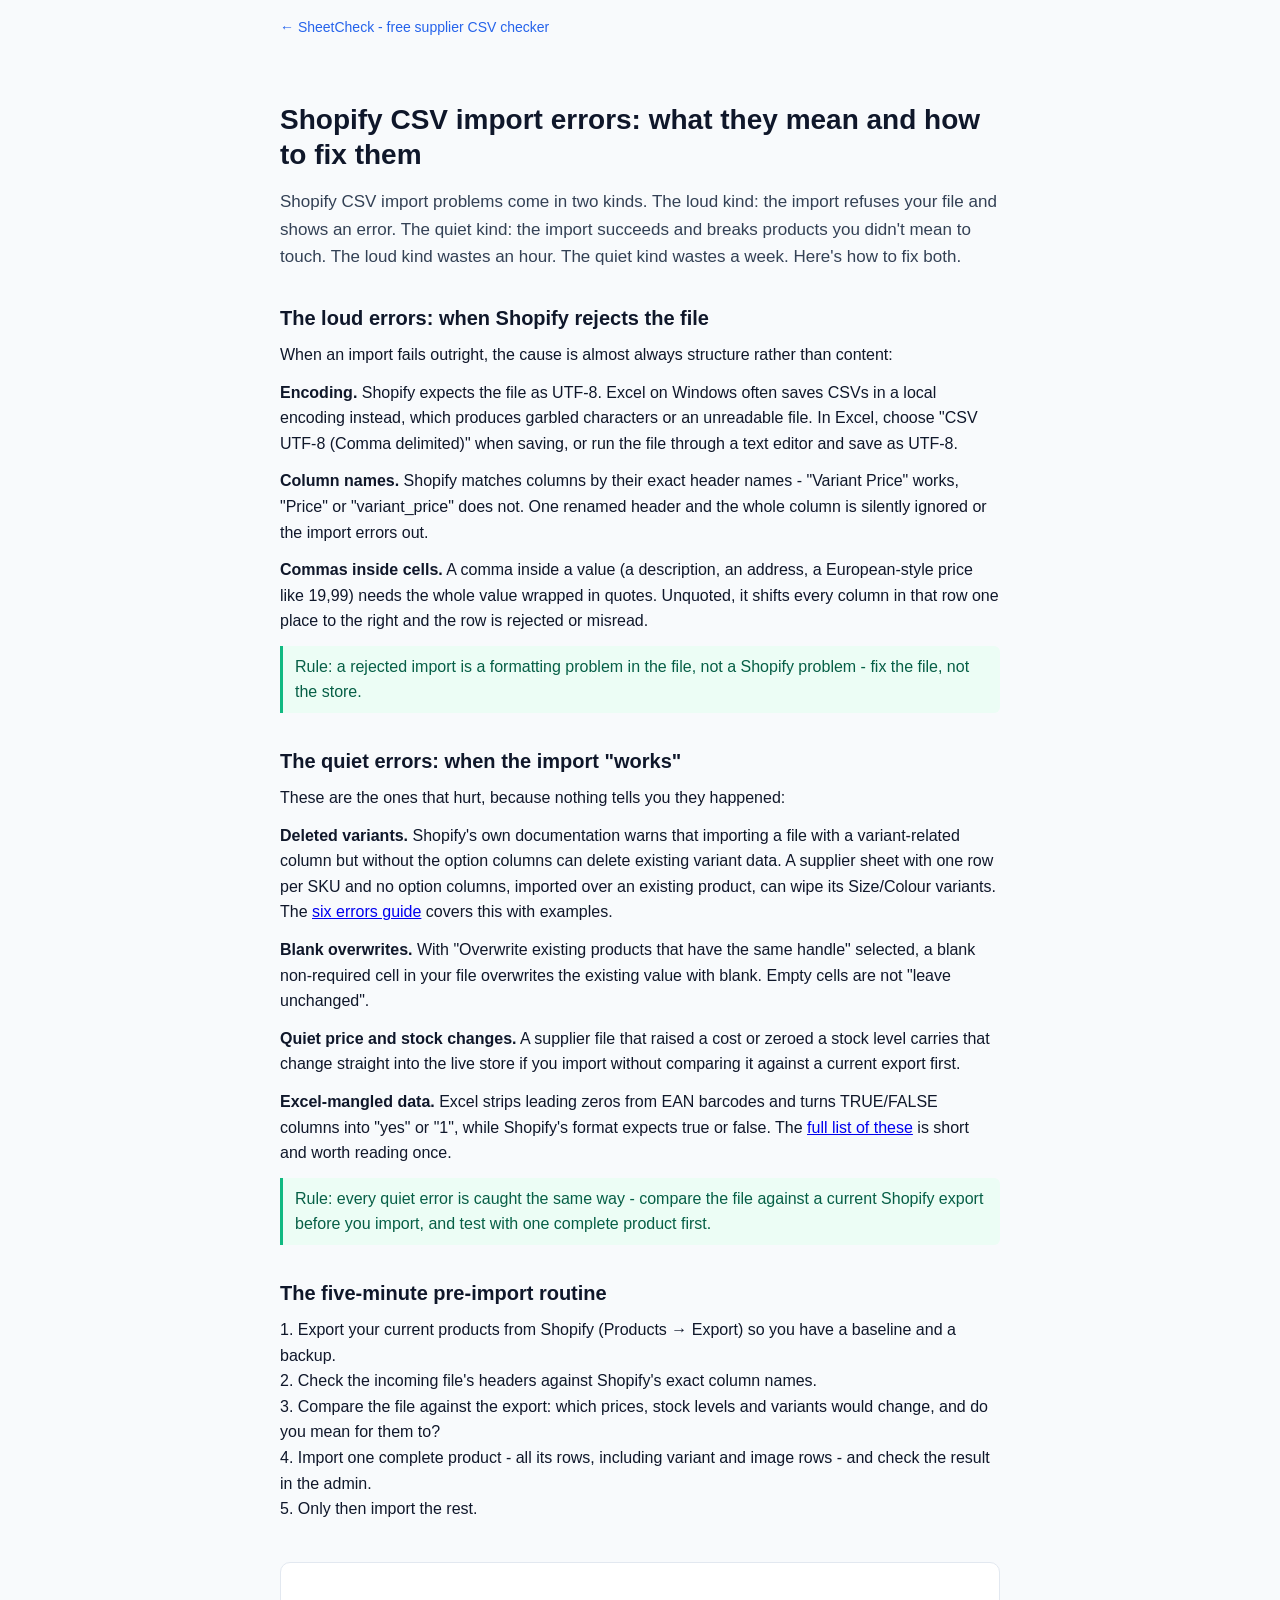
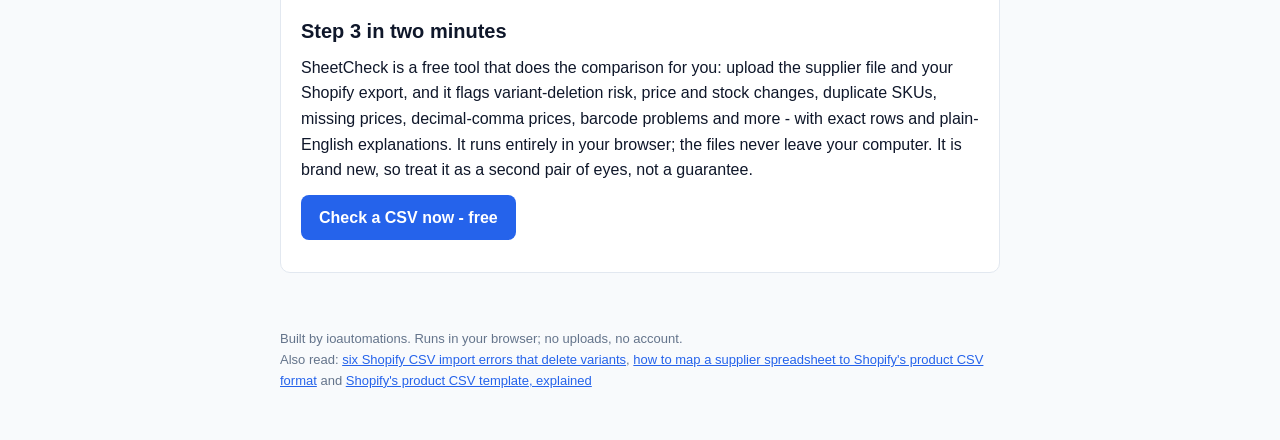
<file: shopify-csv-import-errors.html>
<!DOCTYPE html>
<html lang="en">
<head>
<meta charset="utf-8">
<meta name="viewport" content="width=device-width, initial-scale=1">
<title>Shopify CSV import errors: what they mean and how to fix them - SheetCheck</title>
<meta name="description" content="Why Shopify product CSV imports fail or quietly break products - encoding, column, variant and price problems explained, with the checks to run before you import. Free browser-based checker.">
<link rel="canonical" href="https://izackolson5-cyber.github.io/sheetcheck/shopify-csv-import-errors.html">
<meta property="og:title" content="Shopify CSV import errors: what they mean and how to fix them">
<meta property="og:description" content="Why Shopify product CSV imports fail or quietly break products, and the checks to run first.">
<meta property="og:url" content="https://izackolson5-cyber.github.io/sheetcheck/shopify-csv-import-errors.html">
<meta property="og:type" content="article">
<style>
body{font-family:-apple-system,BlinkMacSystemFont,"Segoe UI",Roboto,Helvetica,Arial,sans-serif;margin:0;background:#f8fafc;color:#0f172a;line-height:1.6}
main{max-width:720px;margin:0 auto;padding:48px 20px 32px}
h1{font-size:28px;line-height:1.25;margin:0 0 16px}
h2{font-size:20px;margin:32px 0 8px}
p{margin:0 0 12px}
.lede{color:#334155;font-size:17px}
.check{background:#ecfdf5;border-left:3px solid #10b981;padding:8px 12px;border-radius:0 6px 6px 0;color:#065f46}
.cta{margin-top:40px;background:#fff;border:1px solid #e2e8f0;border-radius:10px;padding:20px}
.cta a{display:inline-block;background:#2563eb;color:#fff;text-decoration:none;padding:10px 18px;border-radius:8px;font-weight:600}
nav{max-width:720px;margin:0 auto;padding:16px 20px;font-size:14px}
nav a{color:#2563eb;text-decoration:none}
footer{max-width:720px;margin:0 auto;padding:24px 20px 48px;font-size:13px;color:#64748b}
footer a{color:#2563eb}
</style>
</head>
<body>
<nav><a href="/sheetcheck/">&larr; SheetCheck - free supplier CSV checker</a></nav>
<main>
<h1>Shopify CSV import errors: what they mean and how to fix them</h1>
<p class="lede">Shopify CSV import problems come in two kinds. The loud kind: the import refuses your file and shows an error. The quiet kind: the import succeeds and breaks products you didn't mean to touch. The loud kind wastes an hour. The quiet kind wastes a week. Here's how to fix both.</p>

<h2>The loud errors: when Shopify rejects the file</h2>
<p>When an import fails outright, the cause is almost always structure rather than content:</p>
<p><strong>Encoding.</strong> Shopify expects the file as UTF-8. Excel on Windows often saves CSVs in a local encoding instead, which produces garbled characters or an unreadable file. In Excel, choose "CSV UTF-8 (Comma delimited)" when saving, or run the file through a text editor and save as UTF-8.</p>
<p><strong>Column names.</strong> Shopify matches columns by their exact header names - "Variant Price" works, "Price" or "variant_price" does not. One renamed header and the whole column is silently ignored or the import errors out.</p>
<p><strong>Commas inside cells.</strong> A comma inside a value (a description, an address, a European-style price like 19,99) needs the whole value wrapped in quotes. Unquoted, it shifts every column in that row one place to the right and the row is rejected or misread.</p>
<p class="check">Rule: a rejected import is a formatting problem in the file, not a Shopify problem - fix the file, not the store.</p>

<h2>The quiet errors: when the import "works"</h2>
<p>These are the ones that hurt, because nothing tells you they happened:</p>
<p><strong>Deleted variants.</strong> Shopify's own documentation warns that importing a file with a variant-related column but without the option columns can delete existing variant data. A supplier sheet with one row per SKU and no option columns, imported over an existing product, can wipe its Size/Colour variants. The <a href="/sheetcheck/guide.html">six errors guide</a> covers this with examples.</p>
<p><strong>Blank overwrites.</strong> With "Overwrite existing products that have the same handle" selected, a blank non-required cell in your file overwrites the existing value with blank. Empty cells are not "leave unchanged".</p>
<p><strong>Quiet price and stock changes.</strong> A supplier file that raised a cost or zeroed a stock level carries that change straight into the live store if you import without comparing it against a current export first.</p>
<p><strong>Excel-mangled data.</strong> Excel strips leading zeros from EAN barcodes and turns TRUE/FALSE columns into "yes" or "1", while Shopify's format expects true or false. The <a href="/sheetcheck/guide.html">full list of these</a> is short and worth reading once.</p>
<p class="check">Rule: every quiet error is caught the same way - compare the file against a current Shopify export before you import, and test with one complete product first.</p>

<h2>The five-minute pre-import routine</h2>
<p>1. Export your current products from Shopify (Products &rarr; Export) so you have a baseline and a backup.<br>
2. Check the incoming file's headers against Shopify's exact column names.<br>
3. Compare the file against the export: which prices, stock levels and variants would change, and do you mean for them to?<br>
4. Import one complete product - all its rows, including variant and image rows - and check the result in the admin.<br>
5. Only then import the rest.</p>

<div class="cta">
<h2>Step 3 in two minutes</h2>
<p>SheetCheck is a free tool that does the comparison for you: upload the supplier file and your Shopify export, and it flags variant-deletion risk, price and stock changes, duplicate SKUs, missing prices, decimal-comma prices, barcode problems and more - with exact rows and plain-English explanations. It runs entirely in your browser; the files never leave your computer. It is brand new, so treat it as a second pair of eyes, not a guarantee.</p>
<p><a href="/sheetcheck/">Check a CSV now - free</a></p>
</div>
</main>
<footer>Built by ioautomations. Runs in your browser; no uploads, no account.<br>Also read: <a href="/sheetcheck/guide.html">six Shopify CSV import errors that delete variants</a>, <a href="/sheetcheck/map-supplier-csv.html">how to map a supplier spreadsheet to Shopify's product CSV format</a> and <a href="/sheetcheck/shopify-product-csv-template.html">Shopify's product CSV template, explained</a></footer>
</body>
</html>
</file>
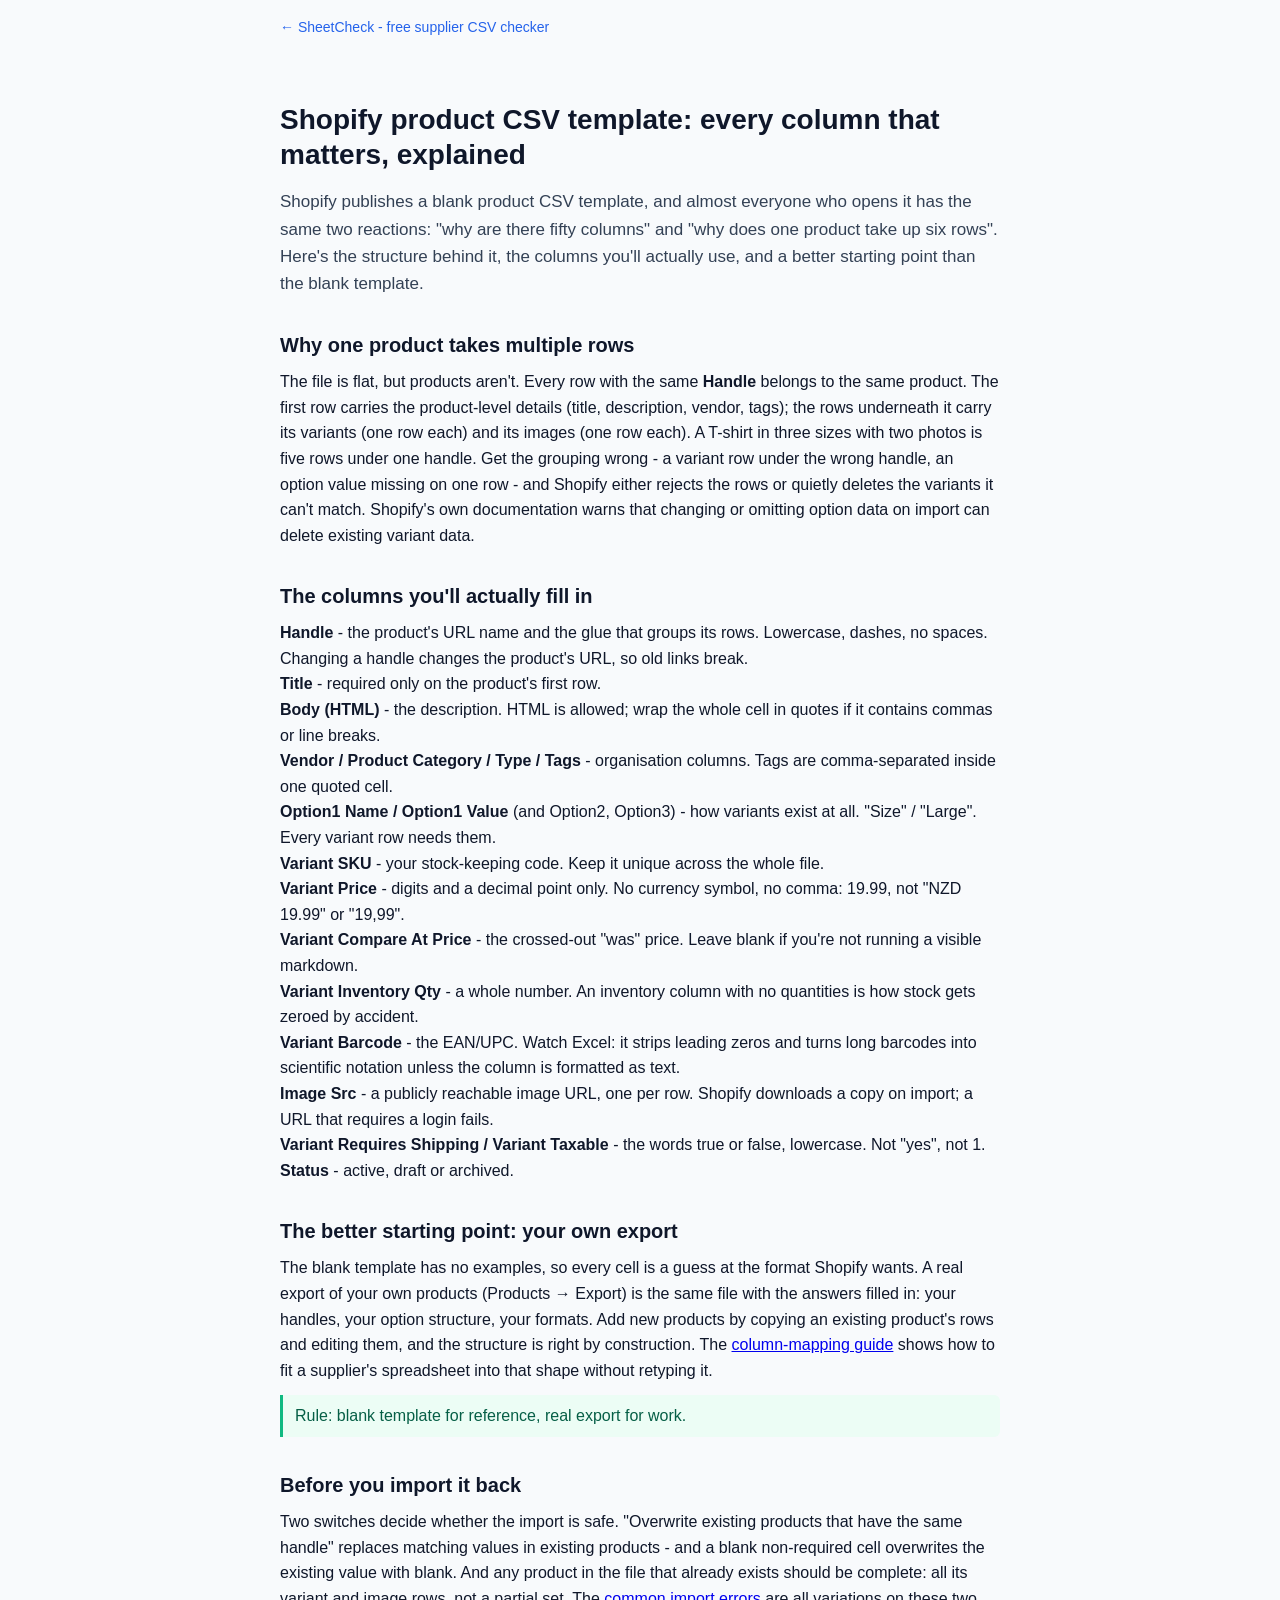
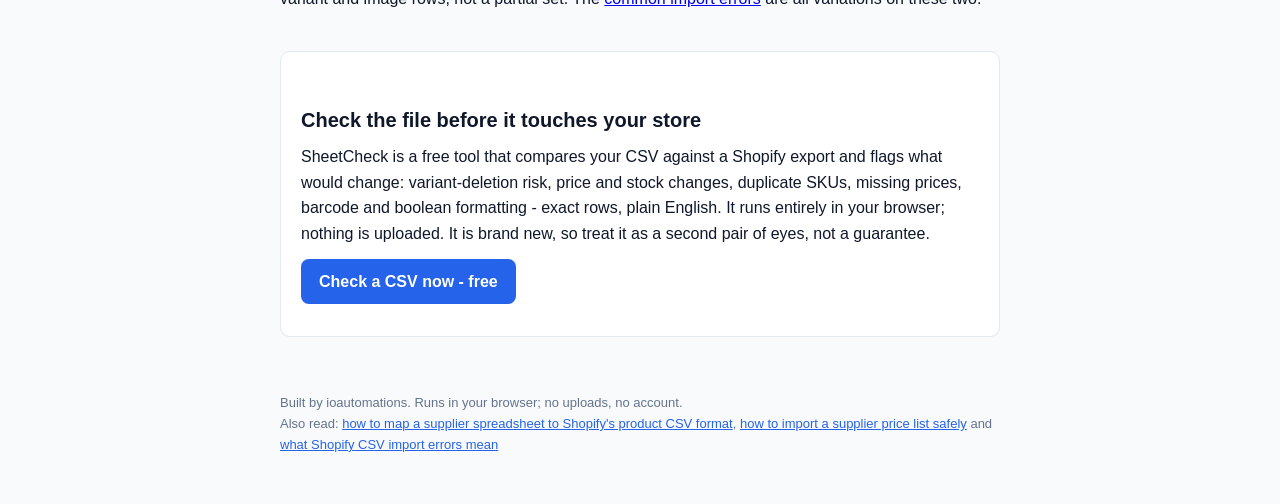
<file: shopify-product-csv-template.html>
<!DOCTYPE html>
<html lang="en">
<head>
<meta charset="utf-8">
<meta name="viewport" content="width=device-width, initial-scale=1">
<title>Shopify product CSV template: every column that matters, explained - SheetCheck</title>
<meta name="description" content="What each column in Shopify's product CSV template actually does, the rows-per-product structure that trips everyone up, and the safer way to start - from a real export. Free browser-based checker.">
<link rel="canonical" href="https://izackolson5-cyber.github.io/sheetcheck/shopify-product-csv-template.html">
<meta property="og:title" content="Shopify product CSV template: every column that matters, explained">
<meta property="og:description" content="What each column in Shopify's product CSV actually does, and the safer way to start.">
<meta property="og:url" content="https://izackolson5-cyber.github.io/sheetcheck/shopify-product-csv-template.html">
<meta property="og:type" content="article">
<style>
body{font-family:-apple-system,BlinkMacSystemFont,"Segoe UI",Roboto,Helvetica,Arial,sans-serif;margin:0;background:#f8fafc;color:#0f172a;line-height:1.6}
main{max-width:720px;margin:0 auto;padding:48px 20px 32px}
h1{font-size:28px;line-height:1.25;margin:0 0 16px}
h2{font-size:20px;margin:32px 0 8px}
p{margin:0 0 12px}
.lede{color:#334155;font-size:17px}
.check{background:#ecfdf5;border-left:3px solid #10b981;padding:8px 12px;border-radius:0 6px 6px 0;color:#065f46}
.cta{margin-top:40px;background:#fff;border:1px solid #e2e8f0;border-radius:10px;padding:20px}
.cta a{display:inline-block;background:#2563eb;color:#fff;text-decoration:none;padding:10px 18px;border-radius:8px;font-weight:600}
nav{max-width:720px;margin:0 auto;padding:16px 20px;font-size:14px}
nav a{color:#2563eb;text-decoration:none}
footer{max-width:720px;margin:0 auto;padding:24px 20px 48px;font-size:13px;color:#64748b}
footer a{color:#2563eb}
</style>
</head>
<body>
<nav><a href="/sheetcheck/">&larr; SheetCheck - free supplier CSV checker</a></nav>
<main>
<h1>Shopify product CSV template: every column that matters, explained</h1>
<p class="lede">Shopify publishes a blank product CSV template, and almost everyone who opens it has the same two reactions: "why are there fifty columns" and "why does one product take up six rows". Here's the structure behind it, the columns you'll actually use, and a better starting point than the blank template.</p>

<h2>Why one product takes multiple rows</h2>
<p>The file is flat, but products aren't. Every row with the same <strong>Handle</strong> belongs to the same product. The first row carries the product-level details (title, description, vendor, tags); the rows underneath it carry its variants (one row each) and its images (one row each). A T-shirt in three sizes with two photos is five rows under one handle. Get the grouping wrong - a variant row under the wrong handle, an option value missing on one row - and Shopify either rejects the rows or quietly deletes the variants it can't match. Shopify's own documentation warns that changing or omitting option data on import can delete existing variant data.</p>

<h2>The columns you'll actually fill in</h2>
<p><strong>Handle</strong> - the product's URL name and the glue that groups its rows. Lowercase, dashes, no spaces. Changing a handle changes the product's URL, so old links break.<br>
<strong>Title</strong> - required only on the product's first row.<br>
<strong>Body (HTML)</strong> - the description. HTML is allowed; wrap the whole cell in quotes if it contains commas or line breaks.<br>
<strong>Vendor / Product Category / Type / Tags</strong> - organisation columns. Tags are comma-separated inside one quoted cell.<br>
<strong>Option1 Name / Option1 Value</strong> (and Option2, Option3) - how variants exist at all. "Size" / "Large". Every variant row needs them.<br>
<strong>Variant SKU</strong> - your stock-keeping code. Keep it unique across the whole file.<br>
<strong>Variant Price</strong> - digits and a decimal point only. No currency symbol, no comma: 19.99, not "NZD 19.99" or "19,99".<br>
<strong>Variant Compare At Price</strong> - the crossed-out "was" price. Leave blank if you're not running a visible markdown.<br>
<strong>Variant Inventory Qty</strong> - a whole number. An inventory column with no quantities is how stock gets zeroed by accident.<br>
<strong>Variant Barcode</strong> - the EAN/UPC. Watch Excel: it strips leading zeros and turns long barcodes into scientific notation unless the column is formatted as text.<br>
<strong>Image Src</strong> - a publicly reachable image URL, one per row. Shopify downloads a copy on import; a URL that requires a login fails.<br>
<strong>Variant Requires Shipping / Variant Taxable</strong> - the words true or false, lowercase. Not "yes", not 1.<br>
<strong>Status</strong> - active, draft or archived.</p>

<h2>The better starting point: your own export</h2>
<p>The blank template has no examples, so every cell is a guess at the format Shopify wants. A real export of your own products (Products &rarr; Export) is the same file with the answers filled in: your handles, your option structure, your formats. Add new products by copying an existing product's rows and editing them, and the structure is right by construction. The <a href="/sheetcheck/map-supplier-csv.html">column-mapping guide</a> shows how to fit a supplier's spreadsheet into that shape without retyping it.</p>
<p class="check">Rule: blank template for reference, real export for work.</p>

<h2>Before you import it back</h2>
<p>Two switches decide whether the import is safe. "Overwrite existing products that have the same handle" replaces matching values in existing products - and a blank non-required cell overwrites the existing value with blank. And any product in the file that already exists should be complete: all its variant and image rows, not a partial set. The <a href="/sheetcheck/guide.html">common import errors</a> are all variations on these two.</p>

<div class="cta">
<h2>Check the file before it touches your store</h2>
<p>SheetCheck is a free tool that compares your CSV against a Shopify export and flags what would change: variant-deletion risk, price and stock changes, duplicate SKUs, missing prices, barcode and boolean formatting - exact rows, plain English. It runs entirely in your browser; nothing is uploaded. It is brand new, so treat it as a second pair of eyes, not a guarantee.</p>
<p><a href="/sheetcheck/">Check a CSV now - free</a></p>
</div>
</main>
<footer>Built by ioautomations. Runs in your browser; no uploads, no account.<br>Also read: <a href="/sheetcheck/map-supplier-csv.html">how to map a supplier spreadsheet to Shopify's product CSV format</a>, <a href="/sheetcheck/import-supplier-price-list.html">how to import a supplier price list safely</a> and <a href="/sheetcheck/shopify-csv-import-errors.html">what Shopify CSV import errors mean</a></footer>
</body>
</html>
</file>
<file: styles.css>
:root {
  --bg: #0f1419;
  --card: #1a2230;
  --card2: #222d3f;
  --text: #e8eef5;
  --muted: #9fb0c3;
  --accent: #4f9cf9;
  --accent2: #2f6fd0;
  --error: #ff6b6b;
  --warning: #ffc94d;
  --info: #6bd5ff;
  --ok: #52d68a;
  --radius: 12px;
}
* { box-sizing: border-box; }
body {
  margin: 0;
  font-family: -apple-system, BlinkMacSystemFont, "Segoe UI", Roboto, Helvetica, Arial, sans-serif;
  background: var(--bg);
  color: var(--text);
  line-height: 1.55;
}
.wrap { max-width: 880px; margin: 0 auto; padding: 0 20px; }
header {
  padding: 48px 0 8px;
  background: linear-gradient(180deg, #16233a 0%, var(--bg) 100%);
}
header h1 { margin: 0; font-size: 2.6rem; letter-spacing: -0.5px; }
header h1::after { content: ""; display: block; width: 64px; height: 4px; background: var(--accent); border-radius: 2px; margin-top: 10px; }
.tagline { color: var(--muted); font-size: 1.15rem; margin: 14px 0 0; }
main { padding: 24px 0 40px; }
.card {
  background: var(--card);
  border: 1px solid #2a3648;
  border-radius: var(--radius);
  padding: 24px;
  margin: 20px 0;
}
.card h2 { margin-top: 0; font-size: 1.3rem; }
.stepnum {
  display: inline-block; background: var(--accent2); color: #fff;
  width: 28px; height: 28px; line-height: 28px; text-align: center;
  border-radius: 50%; font-size: 0.95rem; margin-right: 8px;
}
.warn-card { border-left: 4px solid var(--warning); background: #23283a; }
.uploads { display: grid; grid-template-columns: 1fr 1fr; gap: 16px; margin-bottom: 16px; }
@media (max-width: 700px) { .uploads { grid-template-columns: 1fr; } }
.dropzone {
  background: var(--card2);
  border: 2px dashed #3b4a63;
  border-radius: var(--radius);
  padding: 20px;
  transition: border-color .15s;
}
.dropzone.drag { border-color: var(--accent); }
.dropzone h3 { margin: 0 0 6px; font-size: 1rem; }
.dropzone p { color: var(--muted); font-size: 0.9rem; margin: 0 0 12px; }
.req { color: var(--error); font-size: 0.75rem; text-transform: uppercase; letter-spacing: 0.5px; }
.opt { color: var(--info); font-size: 0.75rem; text-transform: uppercase; letter-spacing: 0.5px; }
.fname { display: block; margin-top: 10px; color: var(--ok); font-size: 0.9rem; word-break: break-all; }
.btn {
  border: 0; border-radius: 8px; padding: 12px 20px; font-size: 1rem;
  cursor: pointer; margin: 6px 8px 6px 0;
}
.btn.primary { background: var(--accent2); color: #fff; }
.btn.primary:hover { background: var(--accent); }
.btn.primary:disabled { background: #3a4a63; cursor: not-allowed; }
.btn.ghost { background: transparent; color: var(--accent); border: 1px solid var(--accent2); }
.hidden { display: none !important; }
#mapping-table table, #issues table, #batch-summary table { width: 100%; border-collapse: collapse; margin: 12px 0; }
#mapping-table td, #mapping-table th, #issues td, #issues th, #batch-summary td, #batch-summary th {
  padding: 8px 10px; border-bottom: 1px solid #2a3648; text-align: left; font-size: 0.92rem;
}
#mapping-table select {
  background: var(--card2); color: var(--text); border: 1px solid #3b4a63;
  border-radius: 6px; padding: 6px; max-width: 260px;
}
.table-scroll { overflow-x: auto; -webkit-overflow-scrolling: touch; }
.table-scroll table { min-width: 520px; }
.scroll-hint { display: none; }
@media (max-width: 700px) {
  .scroll-hint { display: block; color: var(--warning); font-size: 0.85rem; margin: 8px 0 0; }
}
@media (max-width: 480px) {
  #mapping-table select { max-width: 150px; }
}
.conflict {
  border: 1px solid var(--error); background: rgba(255,107,107,.12);
  border-radius: 8px; padding: 10px 14px; margin: 12px 0; font-size: 0.92rem;
}
.mapped-yes { color: var(--ok); }
.mapped-no { color: var(--muted); }
#stats { display: flex; gap: 12px; flex-wrap: wrap; margin-bottom: 14px; }
.stat {
  background: var(--card2); border-radius: 8px; padding: 10px 16px; min-width: 120px;
}
.stat .n { font-size: 1.4rem; font-weight: 700; }
.stat .l { color: var(--muted); font-size: 0.8rem; }
#verdict { margin: 10px 0 18px; padding: 14px 18px; border-radius: 8px; font-weight: 600; }
#verdict.bad { background: rgba(255,107,107,.12); border: 1px solid var(--error); }
#verdict.ok { background: rgba(82,214,138,.12); border: 1px solid var(--ok); }
#verdict.warn { background: rgba(255,201,77,.10); border: 1px solid var(--warning); }
.filters { margin-bottom: 10px; }
.chip {
  background: var(--card2); color: var(--muted); border: 1px solid #3b4a63;
  border-radius: 999px; padding: 6px 14px; margin-right: 8px; cursor: pointer; font-size: 0.85rem;
}
.chip.active { background: var(--accent2); color: #fff; border-color: var(--accent2); }
.issue {
  border-left: 4px solid var(--muted); background: var(--card2);
  padding: 10px 14px; margin: 8px 0; border-radius: 0 8px 8px 0; font-size: 0.92rem;
}
.issue.error { border-left-color: var(--error); }
.issue.warning { border-left-color: var(--warning); }
.issue.info { border-left-color: var(--info); }
.issue .sev {
  font-size: 0.7rem; text-transform: uppercase; letter-spacing: 0.6px; font-weight: 700; margin-right: 8px;
}
.issue.error .sev { color: var(--error); }
.issue.warning .sev { color: var(--warning); }
.issue.info .sev { color: var(--info); }
.issue .loc { color: var(--muted); font-size: 0.8rem; }
.issue .detail { color: var(--muted); display: block; margin-top: 4px; }
.downloads { margin-top: 18px; }
.fineprint { color: var(--muted); font-size: 0.82rem; }
.toggle { display: block; margin-top: 10px; color: var(--muted); font-size: 0.9rem; }
.privacy { border-left: 4px solid var(--ok); }
.how ol { padding-left: 20px; }
.how li { margin-bottom: 8px; color: var(--muted); }
.how li strong { color: var(--text); }
footer { border-top: 1px solid #2a3648; padding: 24px 0 48px; margin-top: 20px; }
footer a { color: var(--accent); }

/* Pro / pricing */
.pro-badge {
  display: inline-block; vertical-align: middle; background: var(--warning); color: #1a1a1a;
  font-size: 0.85rem; font-weight: 800; letter-spacing: 1px; border-radius: 6px;
  padding: 2px 8px; margin-left: 10px;
}
.pro-only { display: none !important; }
body.pro .pro-only { display: block !important; }
.protag {
  background: var(--accent2); color: #fff; font-size: 0.7rem; font-weight: 700;
  text-transform: uppercase; letter-spacing: 0.6px; border-radius: 999px; padding: 3px 10px;
  vertical-align: middle; margin-left: 6px;
}
#dz-batch { margin-bottom: 16px; }
.batchbar { margin: 4px 0 12px; font-size: 0.95rem; }
.batchbar select, .presetbar select, .presetbar input {
  background: var(--card2); color: var(--text); border: 1px solid #3b4a63;
  border-radius: 6px; padding: 6px; margin: 4px 6px 4px 0; max-width: 240px;
}
.presetbar { margin: 4px 0 12px; }
.btn-sm { padding: 6px 12px; font-size: 0.85rem; }
.plans { display: grid; grid-template-columns: 1fr 1fr; gap: 16px; }
@media (max-width: 700px) { .plans { grid-template-columns: 1fr; } }
.plan {
  background: var(--card2); border: 1px solid #2a3648; border-radius: var(--radius); padding: 20px;
}
.plan h3 { margin: 0 0 6px; }
.plan .price { font-size: 1.6rem; font-weight: 800; margin: 4px 0 10px; }
.plan .price span { font-size: 0.85rem; font-weight: 400; color: var(--muted); }
.plan ul { padding-left: 20px; margin: 0 0 14px; }
.plan li { margin-bottom: 6px; color: var(--muted); }
.plan li strong { color: var(--text); }
.proplan { border-color: var(--accent2); }
.prokey { margin-top: 16px; border-top: 1px solid #2a3648; padding-top: 16px; }
.prokey label { margin-right: 8px; color: var(--muted); }
.prokey input {
  background: var(--card2); color: var(--text); border: 1px solid #3b4a63; border-radius: 6px;
  padding: 8px 10px; font-family: monospace; letter-spacing: 1px; margin-right: 8px;
}
.pill { border-radius: 999px; padding: 2px 10px; font-size: 0.78rem; font-weight: 700; }
.pill.bad { background: rgba(255,107,107,.15); color: var(--error); }
.pill.warn { background: rgba(255,201,77,.12); color: var(--warning); }
.pill.ok { background: rgba(82,214,138,.12); color: var(--ok); }
.badcell { color: var(--error); font-weight: 700; }

#batch-summary th { white-space: nowrap; padding-right: 14px; }
#batch-summary td { padding-right: 14px; }
#btn-buy-pro { display: inline-block; line-height: 1.35; }
</file>
